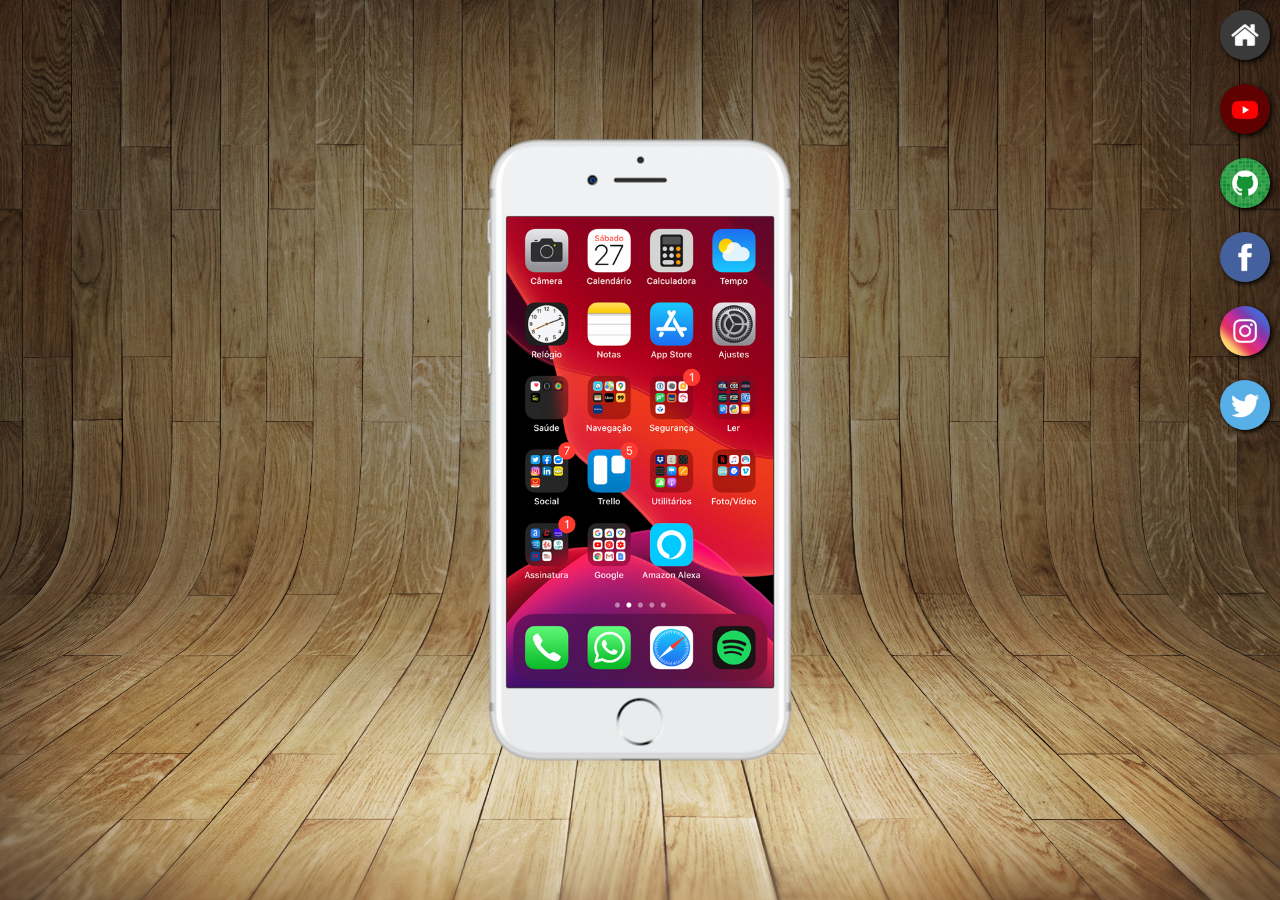
<file: index.html>
<!DOCTYPE html>
<html lang="pr-br">
<head>
    <meta charset="UTF-8">
    <meta name="viewport" content="width=device-width, initial-scale=1.0">

   <link rel="shortcut icon" href="favicon.ico" type="image/x-icon">

   <link rel="stylesheet" href="estilos/style.css">

    <title>Projeto Redes Sociais</title>
</head>
<body>
    <main>
        <section id="telefone">
          <iframe src="pagina-inicial.html"  name="tela" id="tela" frameborder="0">
            Seu Navegador não é compativel com isso!! 
          </iframe>
        </section>

        
        <section id="redes-sociais">
            <a href="pagina-inicial.html" target="tela"> <img src="imagens/logo-home.jpg" alt="Home"></a> <br>
            <a href="teladoyoutube.html" target="tela"> <img src="imagens/logo-youtube.jpg" alt="YouTube"></a>  <br>
            <a href="git.html" target="tela"> <img src="imagens/logo-github.jpg" alt="GitHub"></a> <br>
            <a href="facebook.html" target="tela"> <img src="imagens/logo-facebook.jpg" alt="Facebook"></a> <br>
            <a href="instagran.html" target="tela"><img src="imagens/logo-instagram.jpg" alt="instagram"></a> <br>
            <a href="twiter.html" target="tela"> <img src="imagens/logo-twitter.jpg" alt="twittwer"></a> 

        </section>
    </main>
    
</body>
</html>
</file>
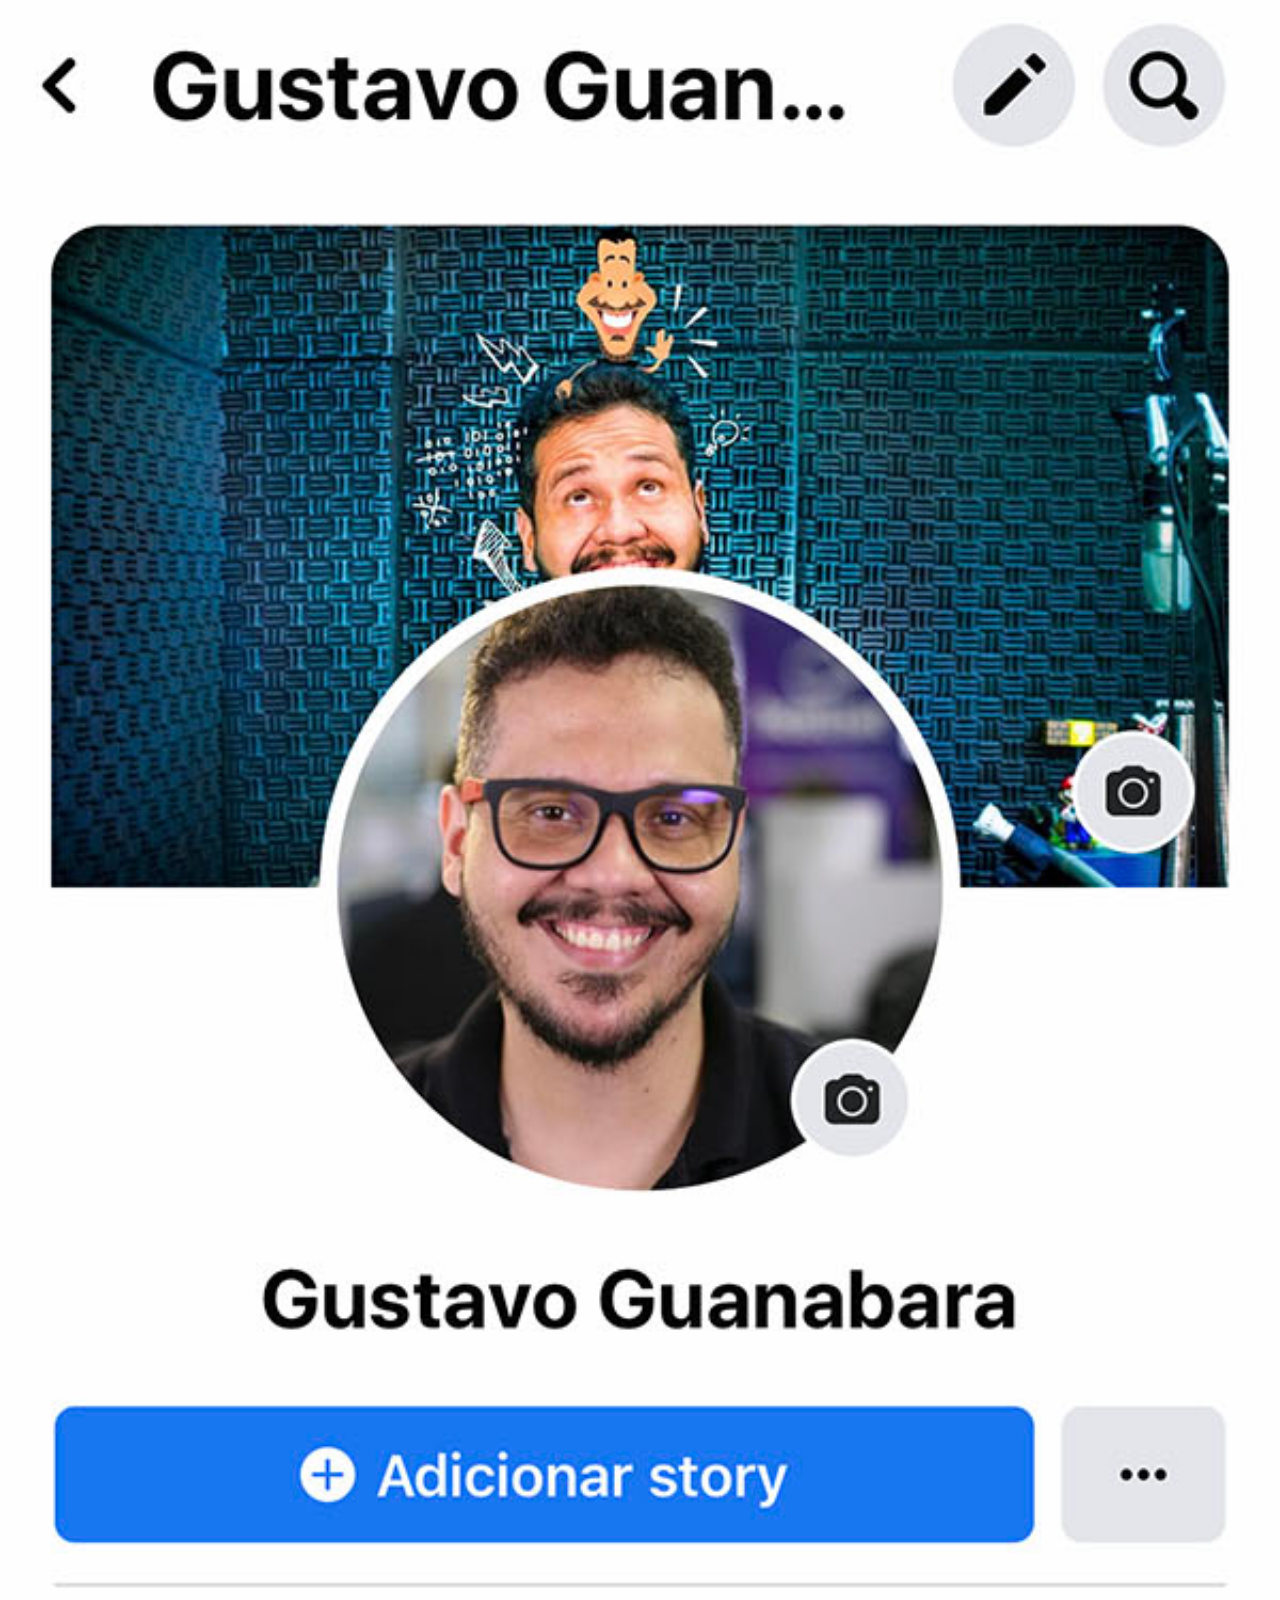
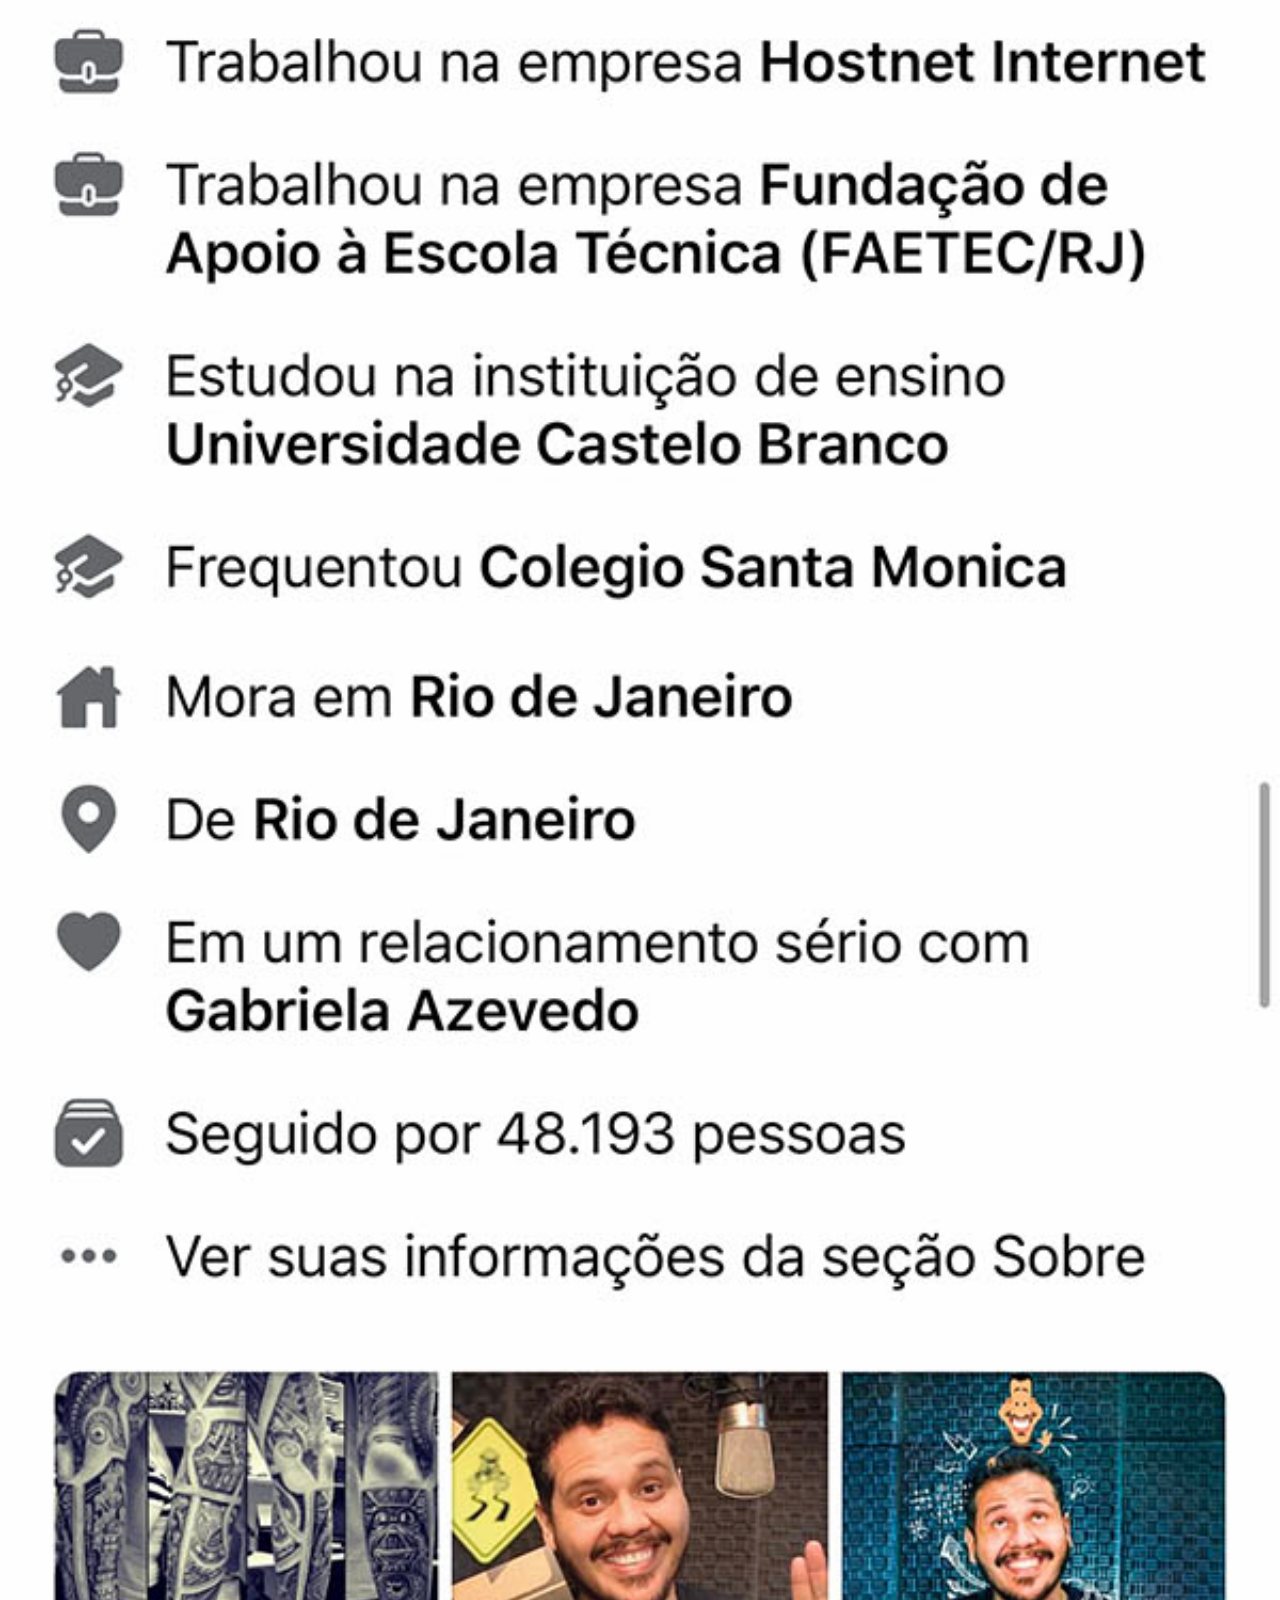
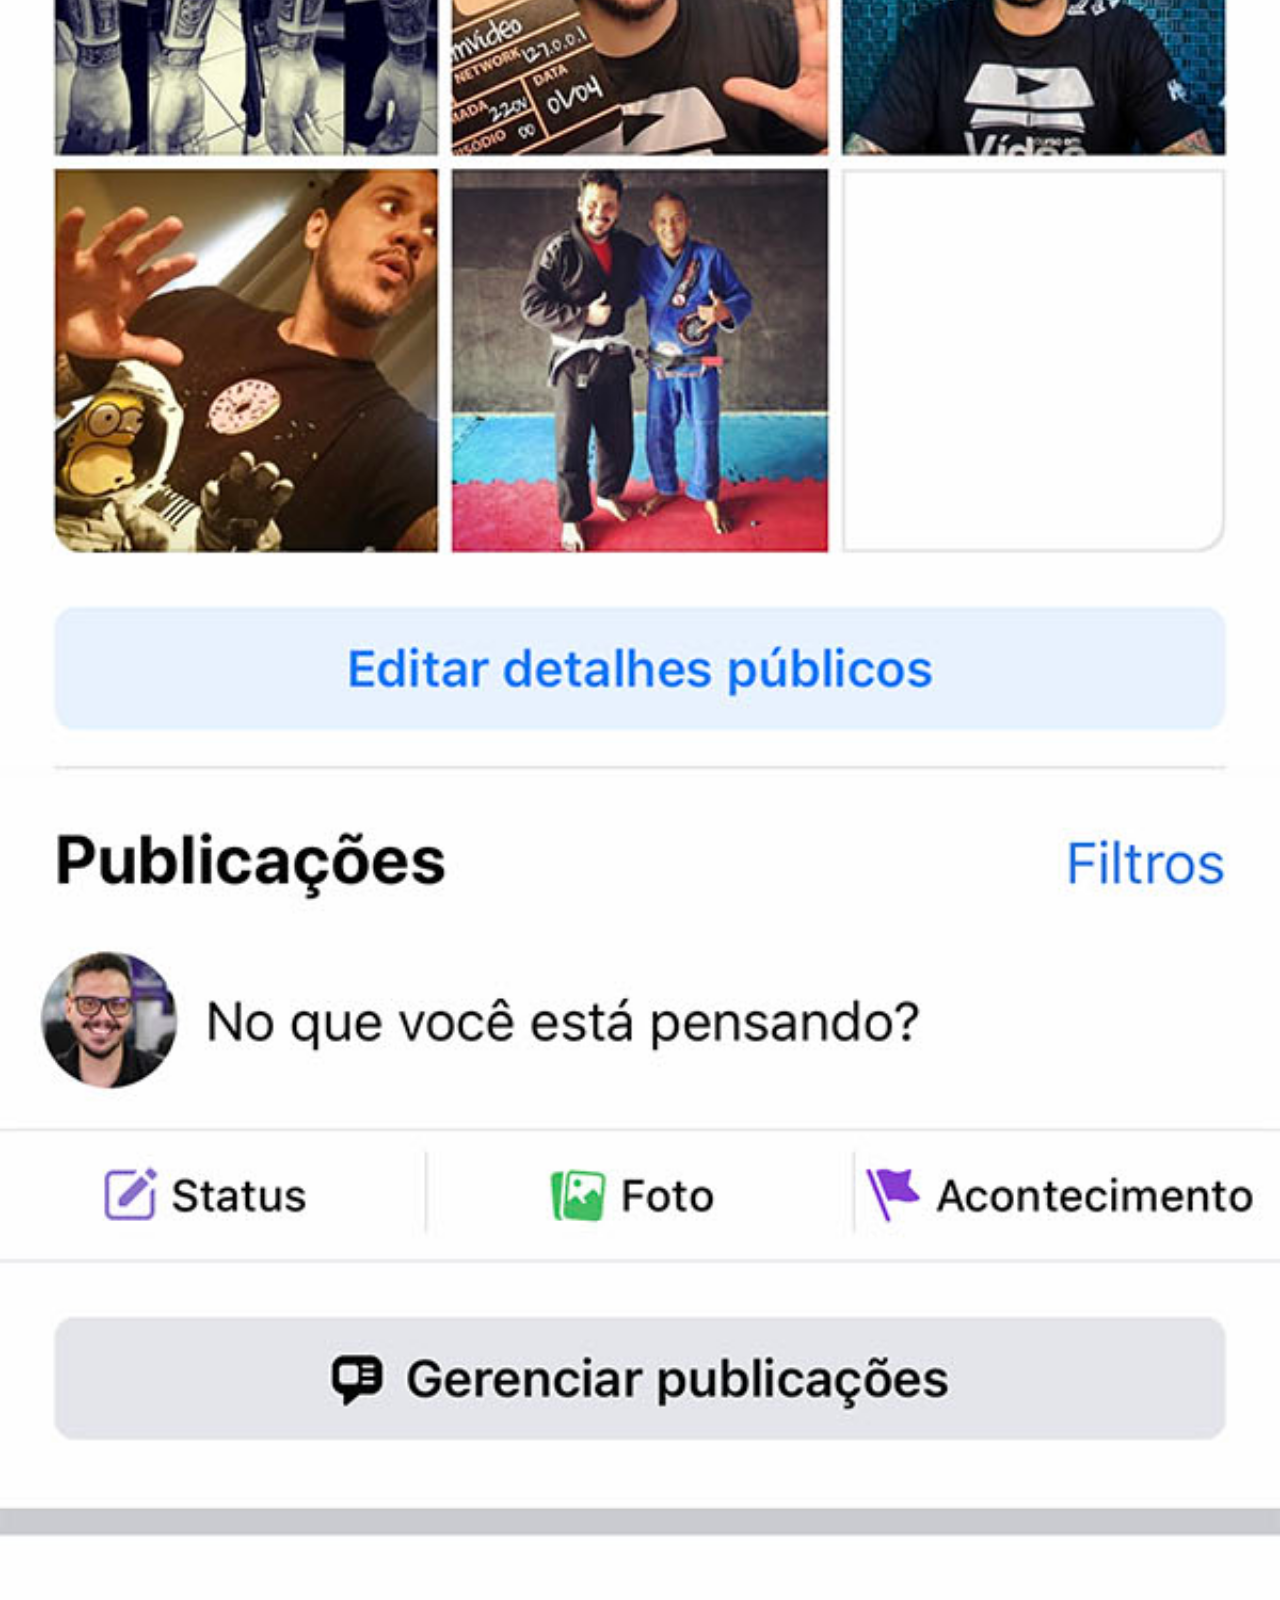
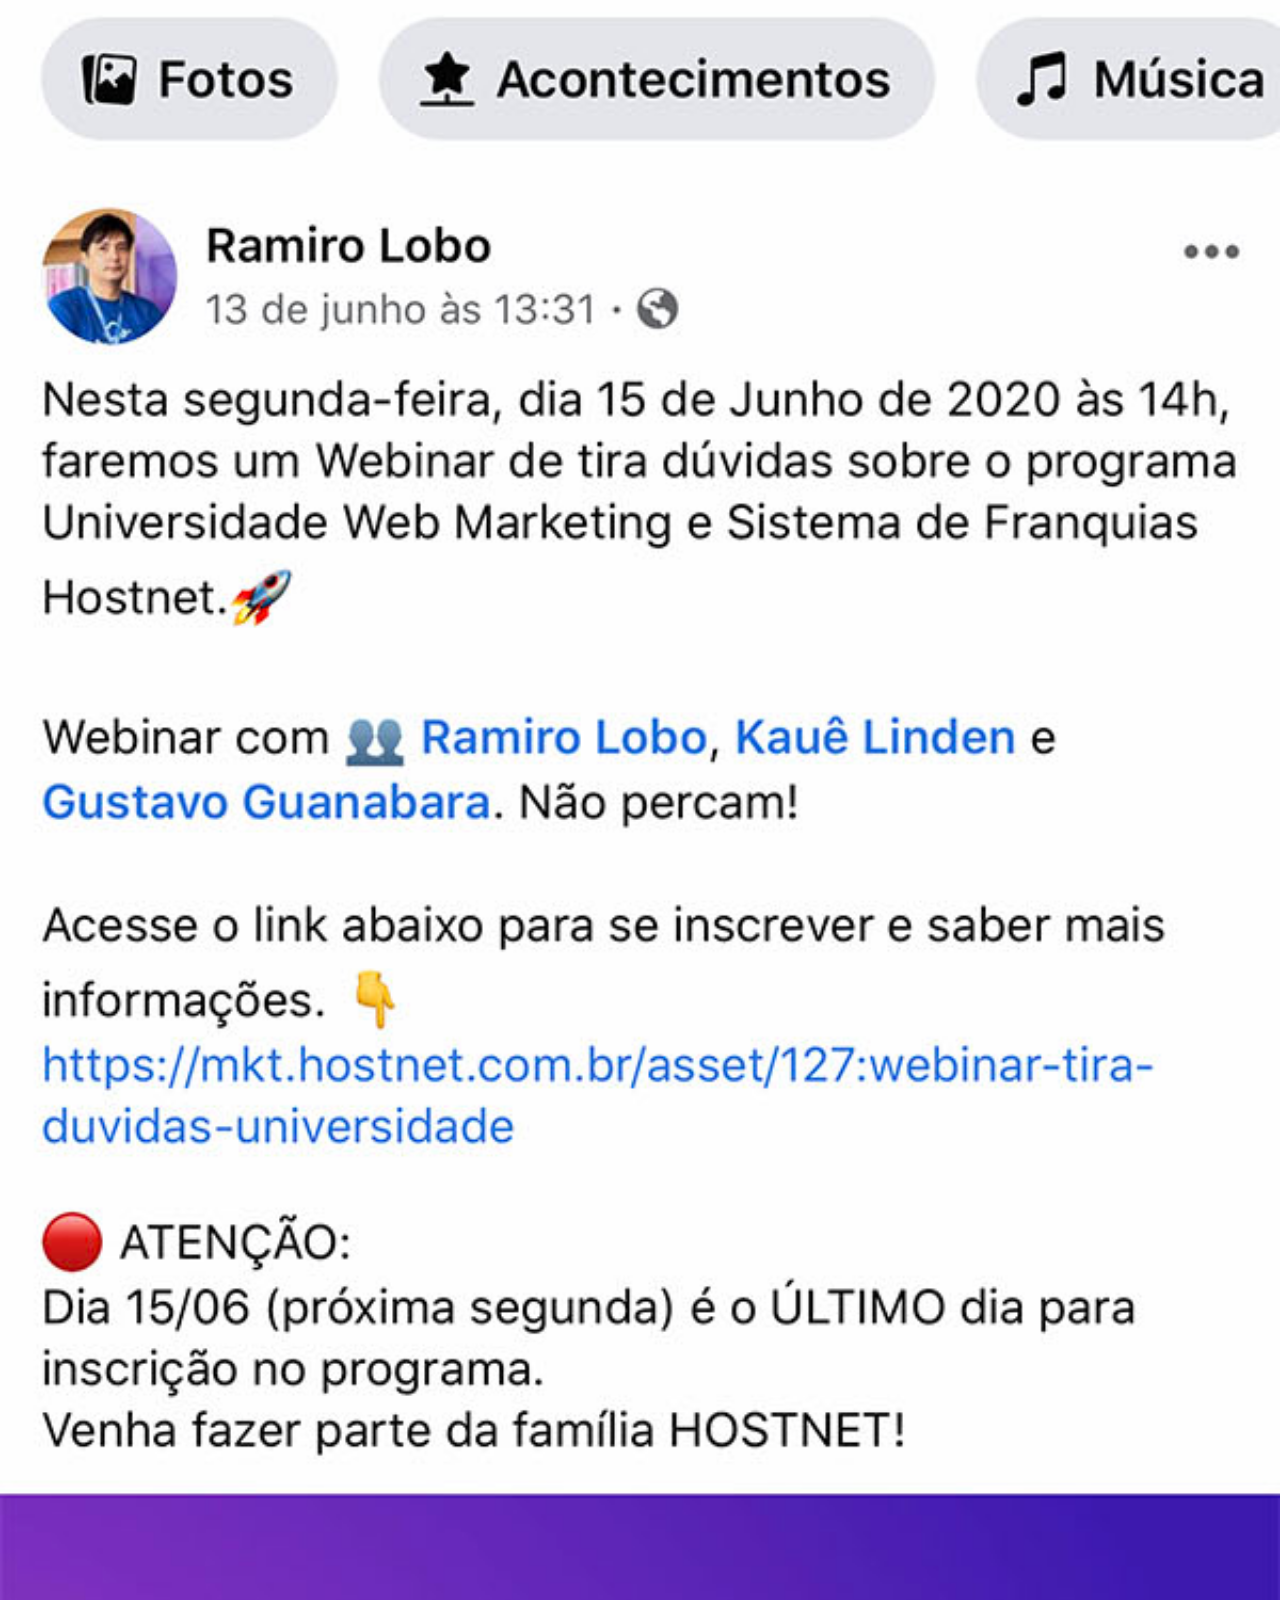
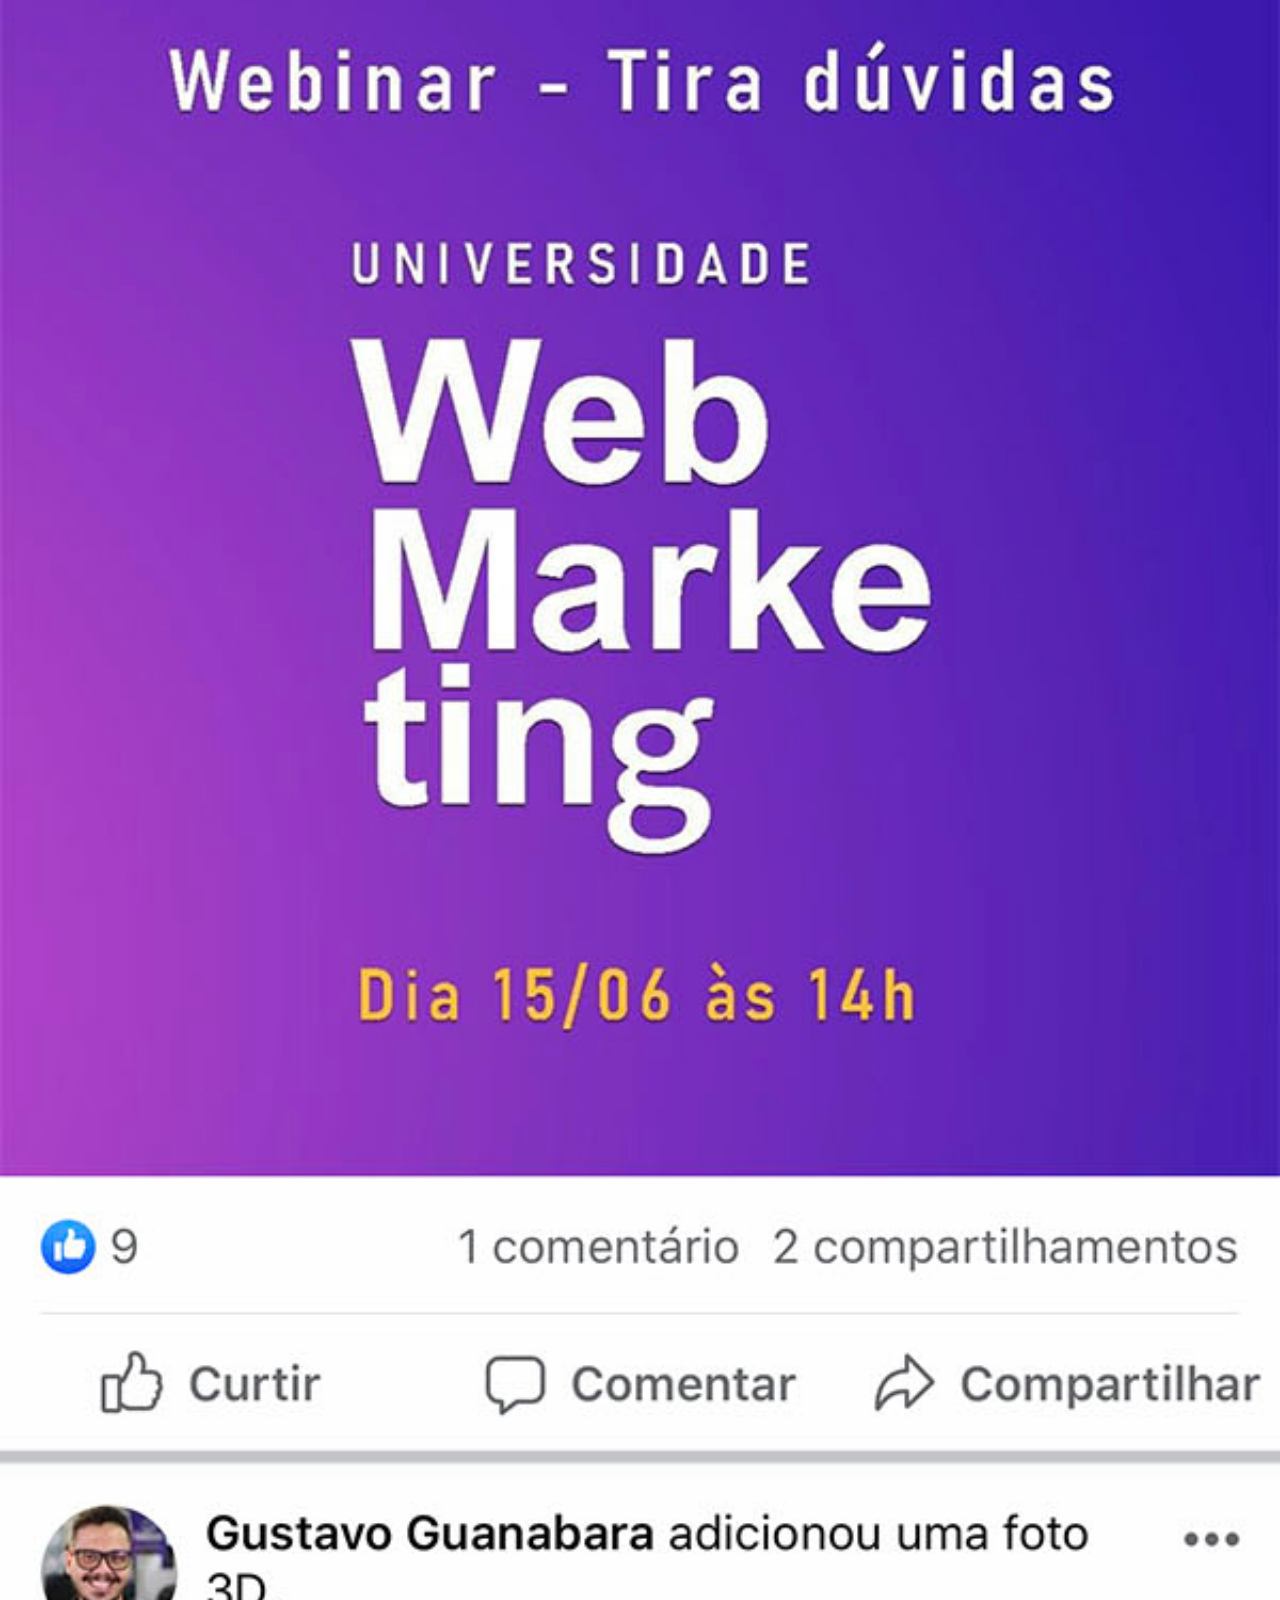
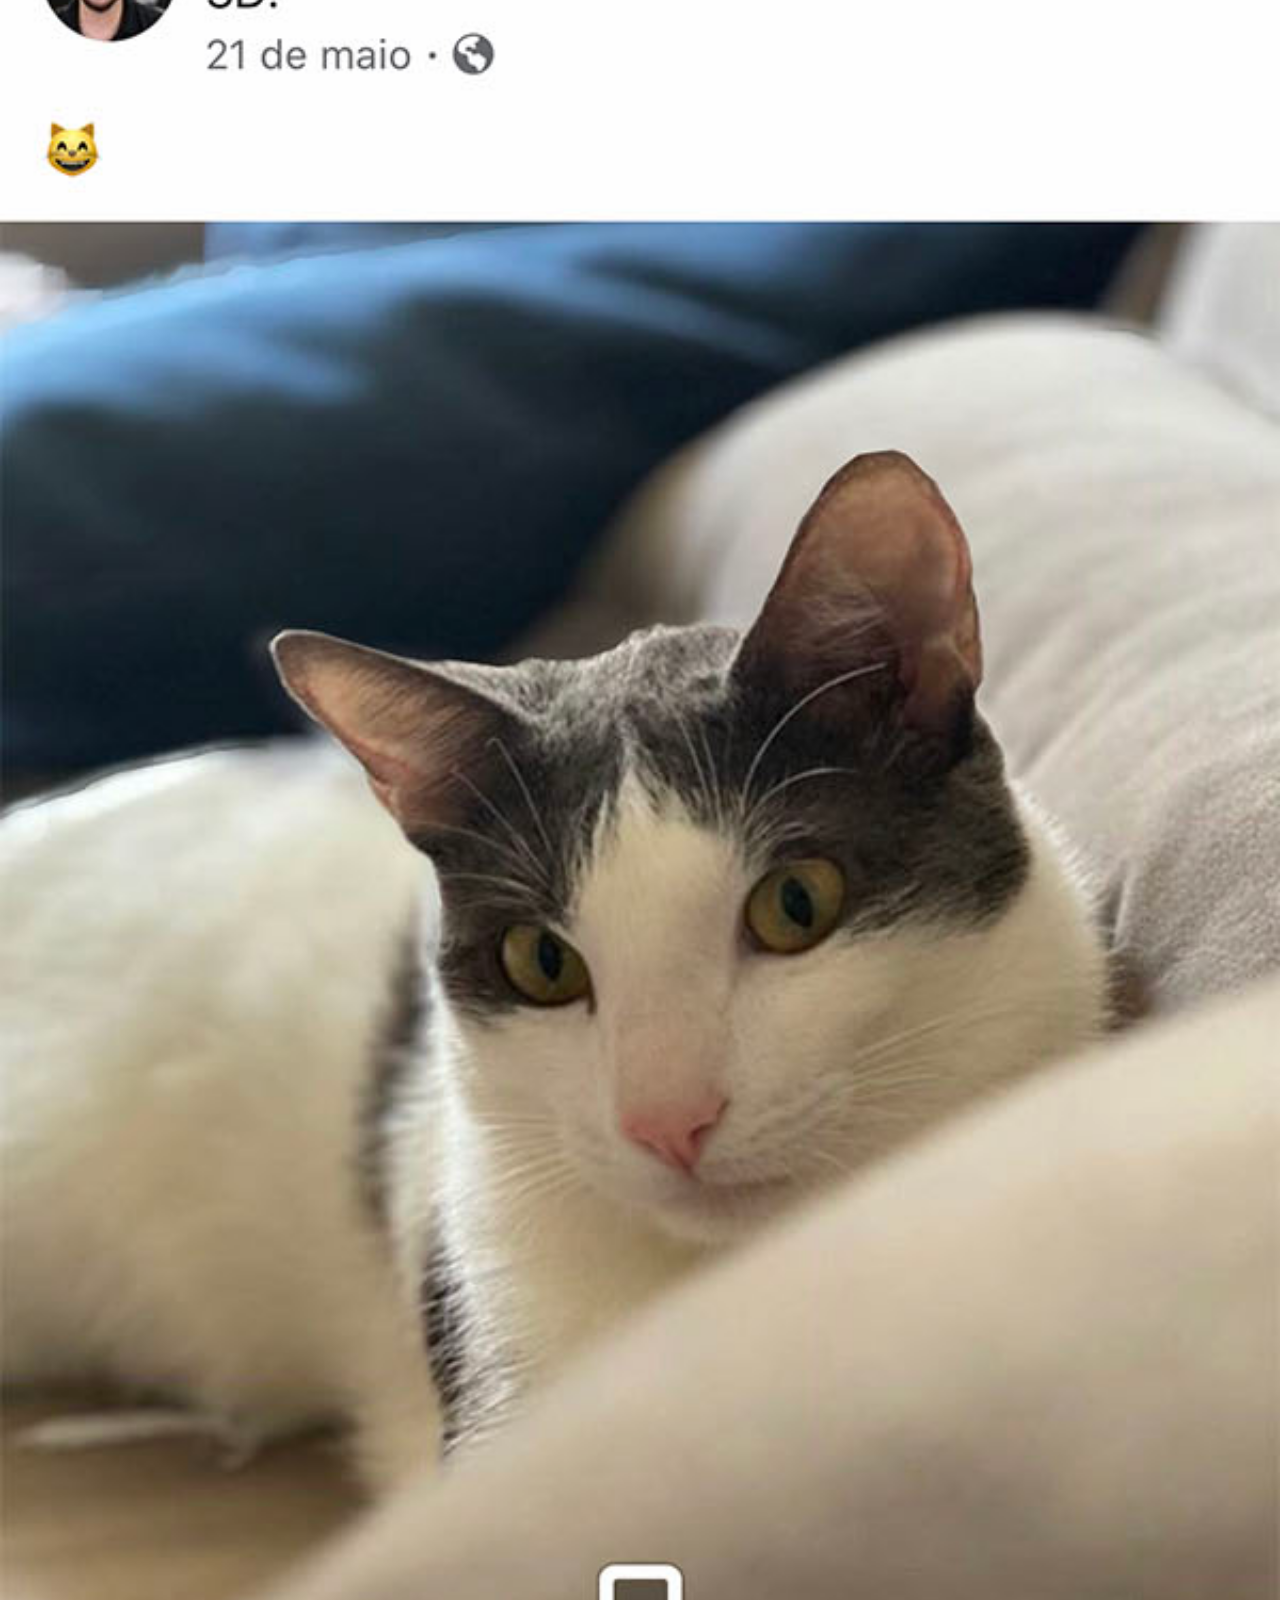
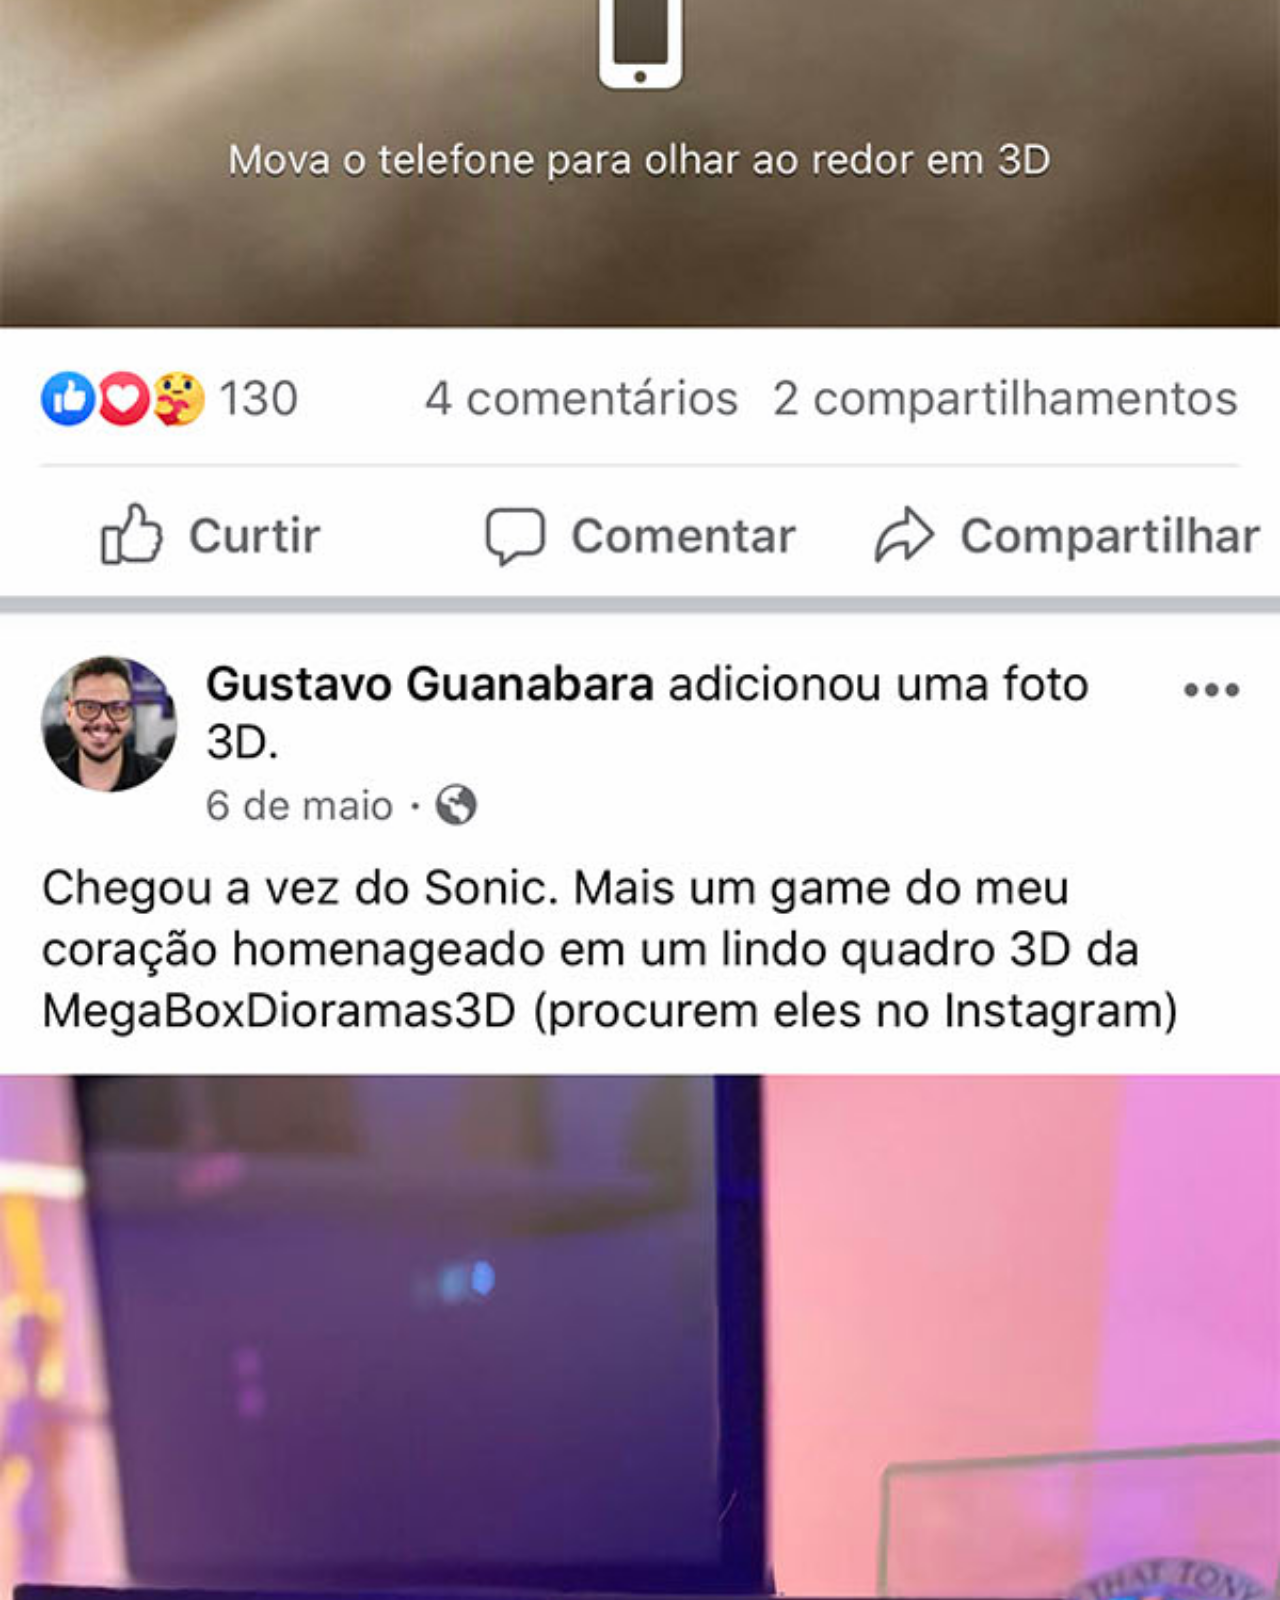
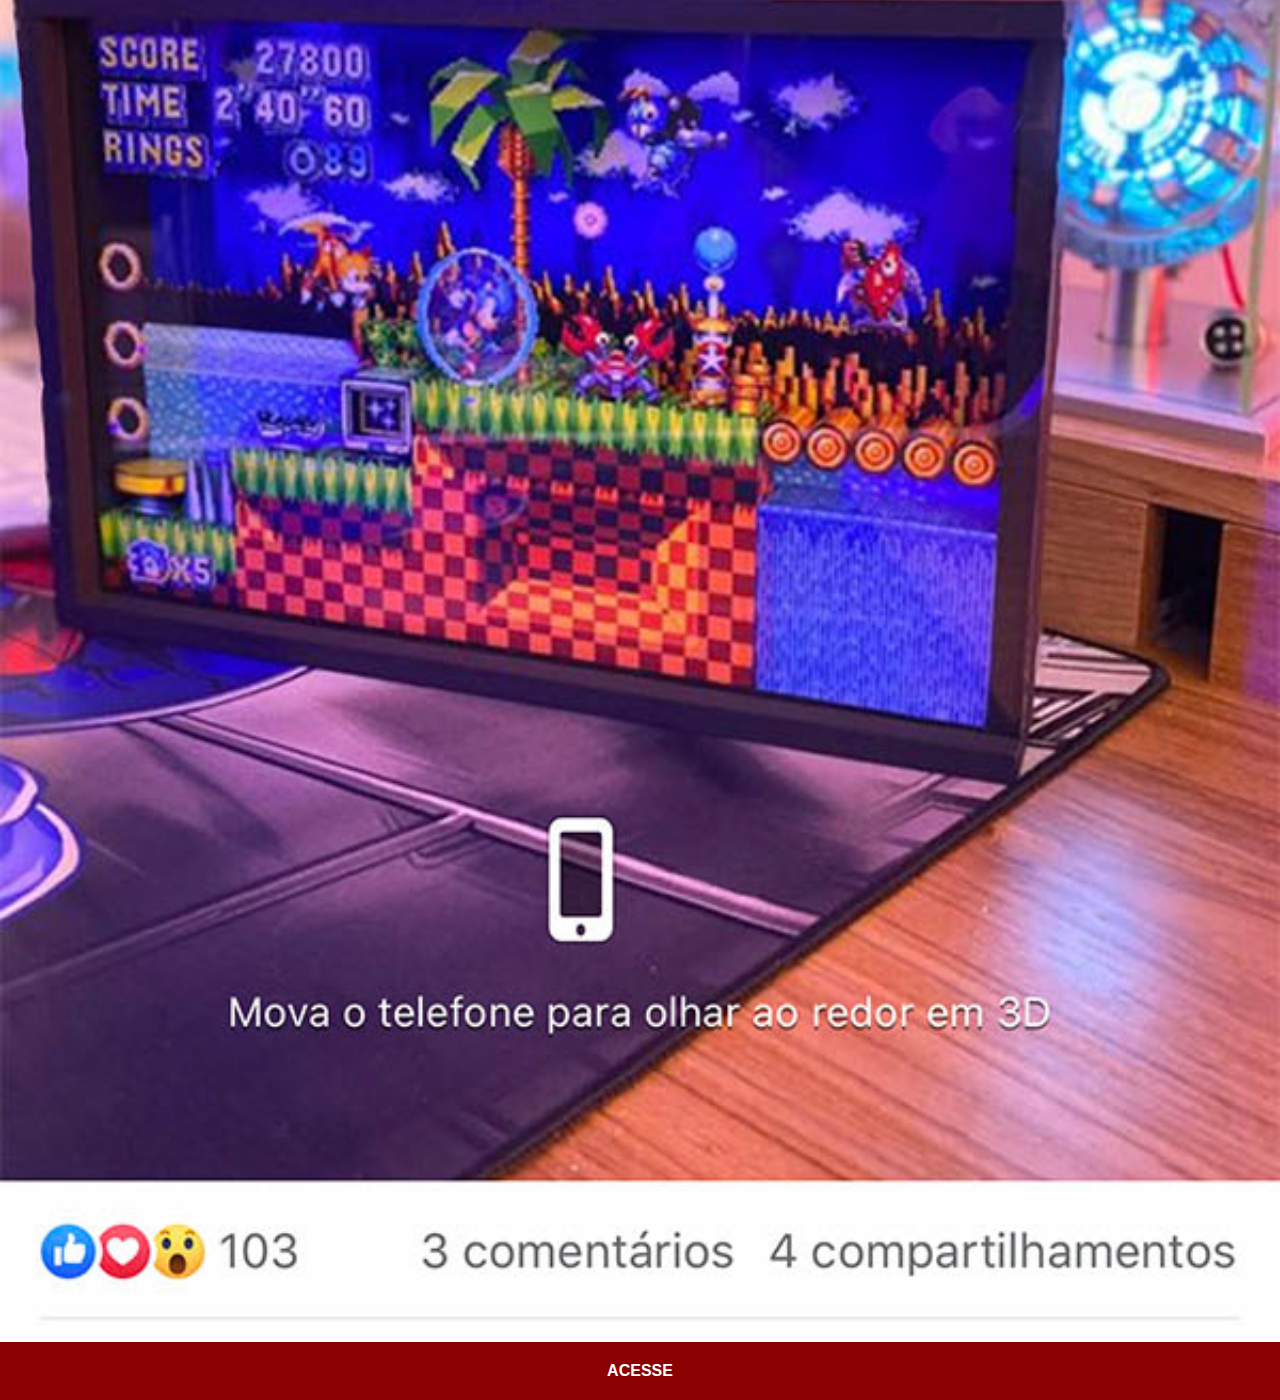
<file: facebook.html>
<!DOCTYPE html>
<html lang="pt-br">
<head>
    <meta charset="UTF-8">
    <meta name="viewport" content="width=device-width, initial-scale=1.0">
    <title>Facebook</title>

    <link rel="stylesheet" href="estilos02/style.css">

</head>
<body>
    <img src="imagens/tela-facebook.jpg" alt="facebook">
    <a href="https://www.facebook.com/campaign/landing.php?&campaign_id=1661784632&extra_1=s%7Cc%7C513440386732%7Ce%7Cfacebook%7C&placement=&creative=513440386732&keyword=facebook&partner_id=googlesem&extra_2=campaignid%3D1661784632%26adgroupid%3D63686352403%26matchtype%3De%26network%3Dg%26source%3Dnotmobile%26search_or_content%3Ds%26device%3Dc%26devicemodel%3D%26adposition%3D%26target%3D%26targetid%3Dkwd-541132862%26loc_physical_ms%3D9198255%26loc_interest_ms%3D%26feeditemid%3D%26param1%3D%26param2%3D&gad_source=1&gclid=Cj0KCQiAy8K8BhCZARIsAKJ8sfQ0SeD2E_KYOP9BEnSxZ7XU1UUQ25uzfDc2SdwYDD3mc31zEzRj430aAmINEALw_wcB" target="_blank">ACESSE</a>

    
</body>
</html>
</file>
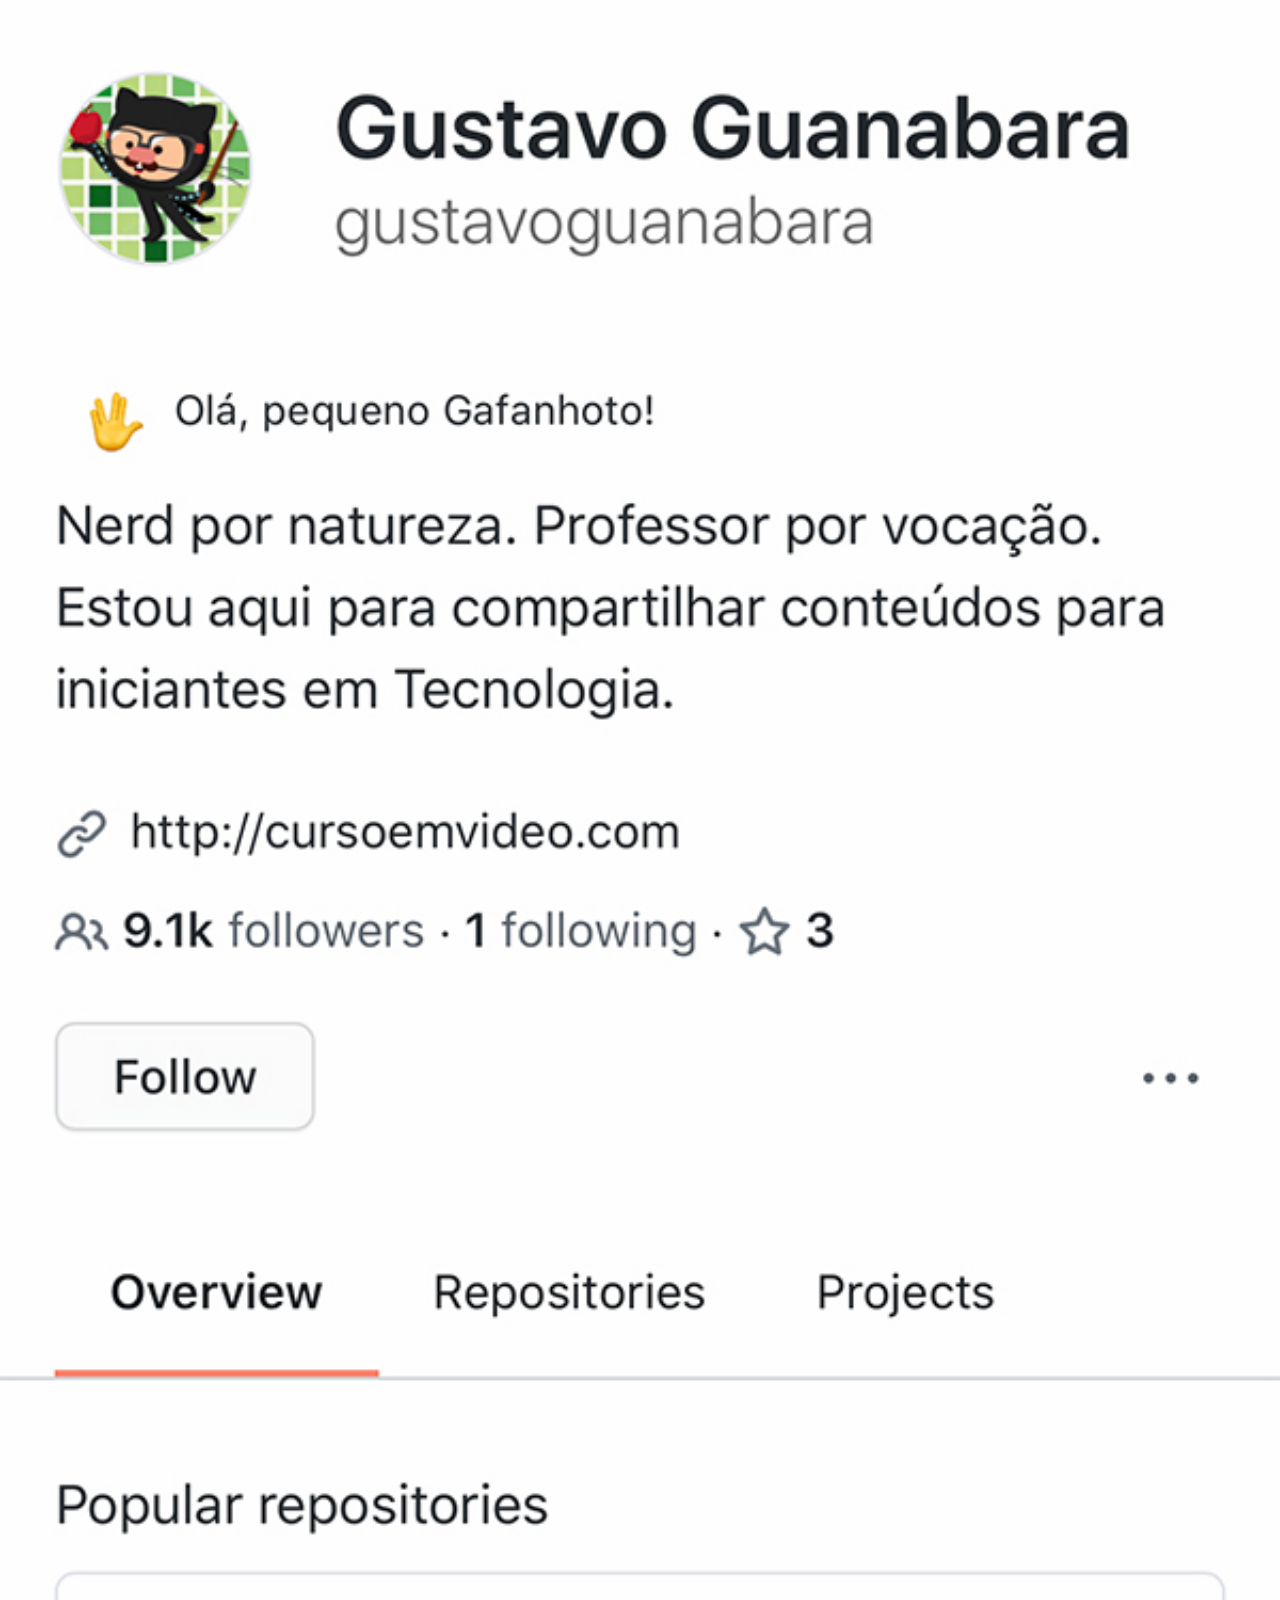
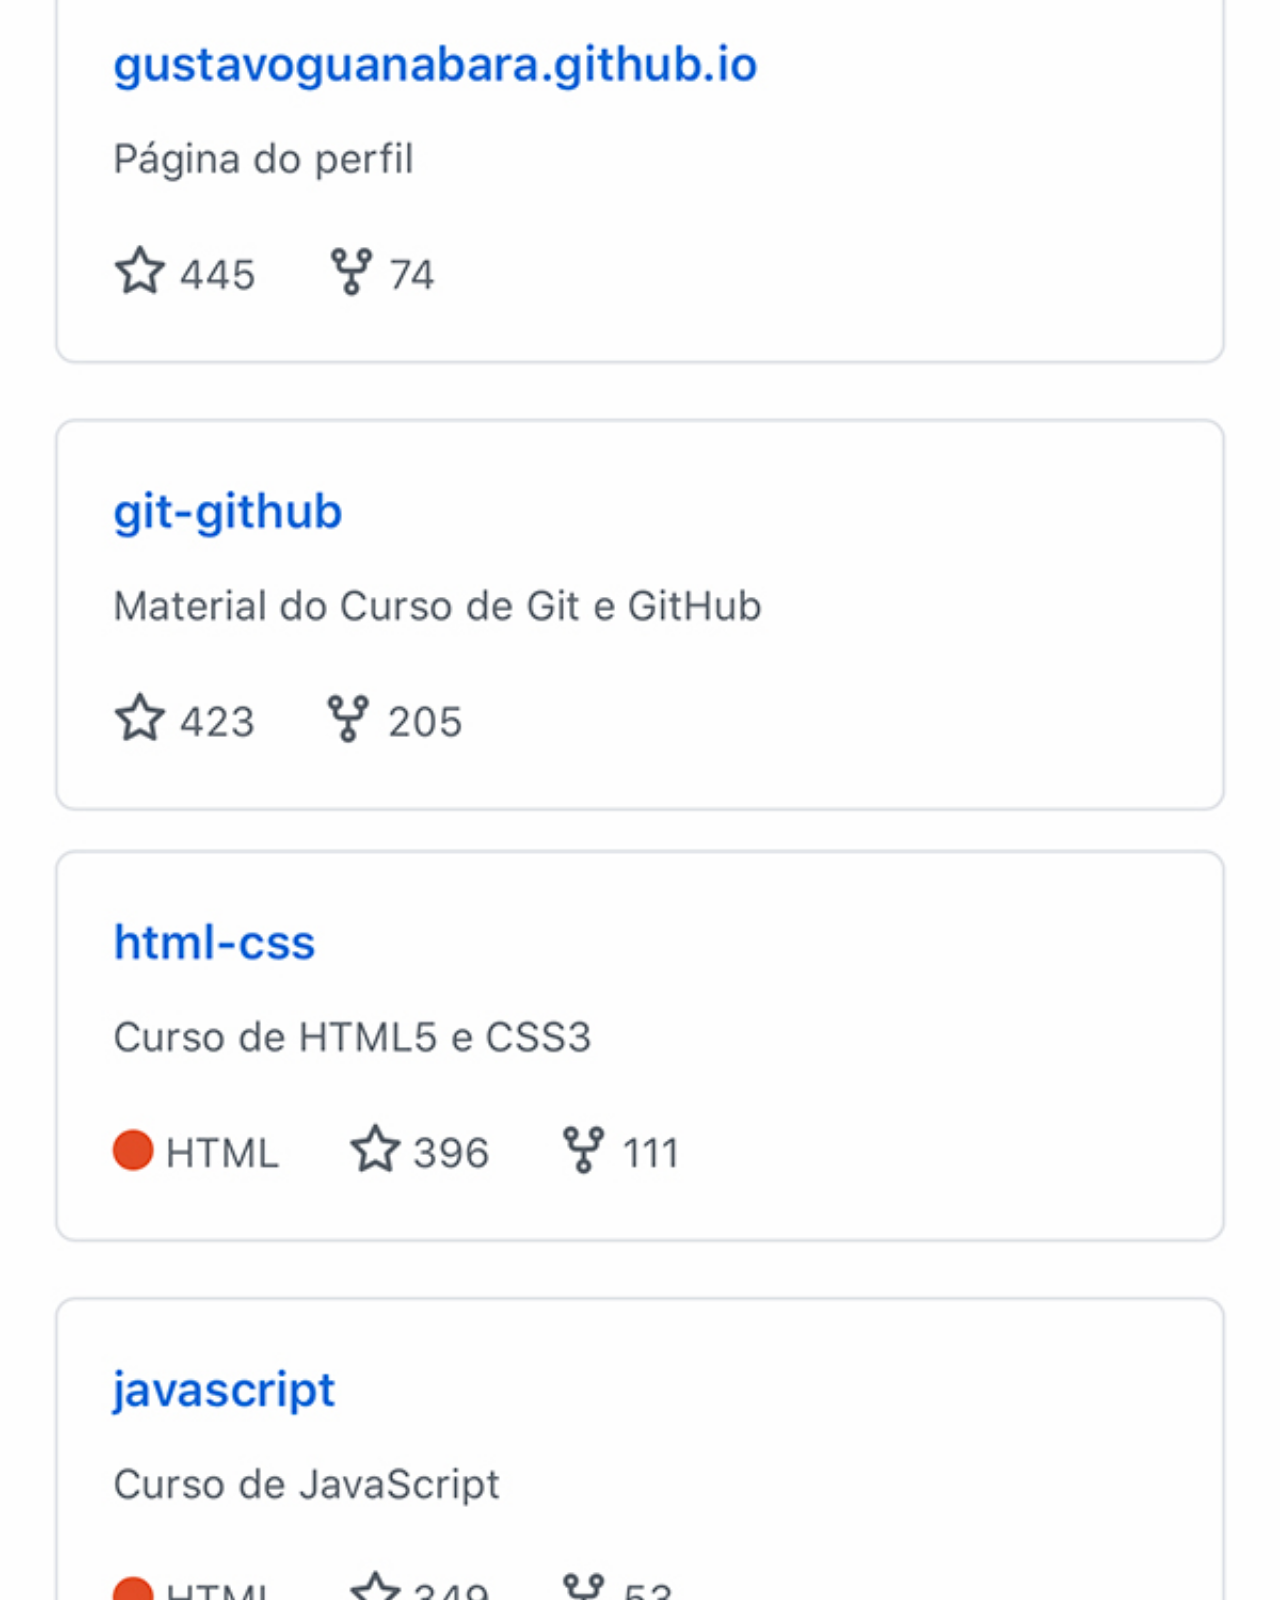
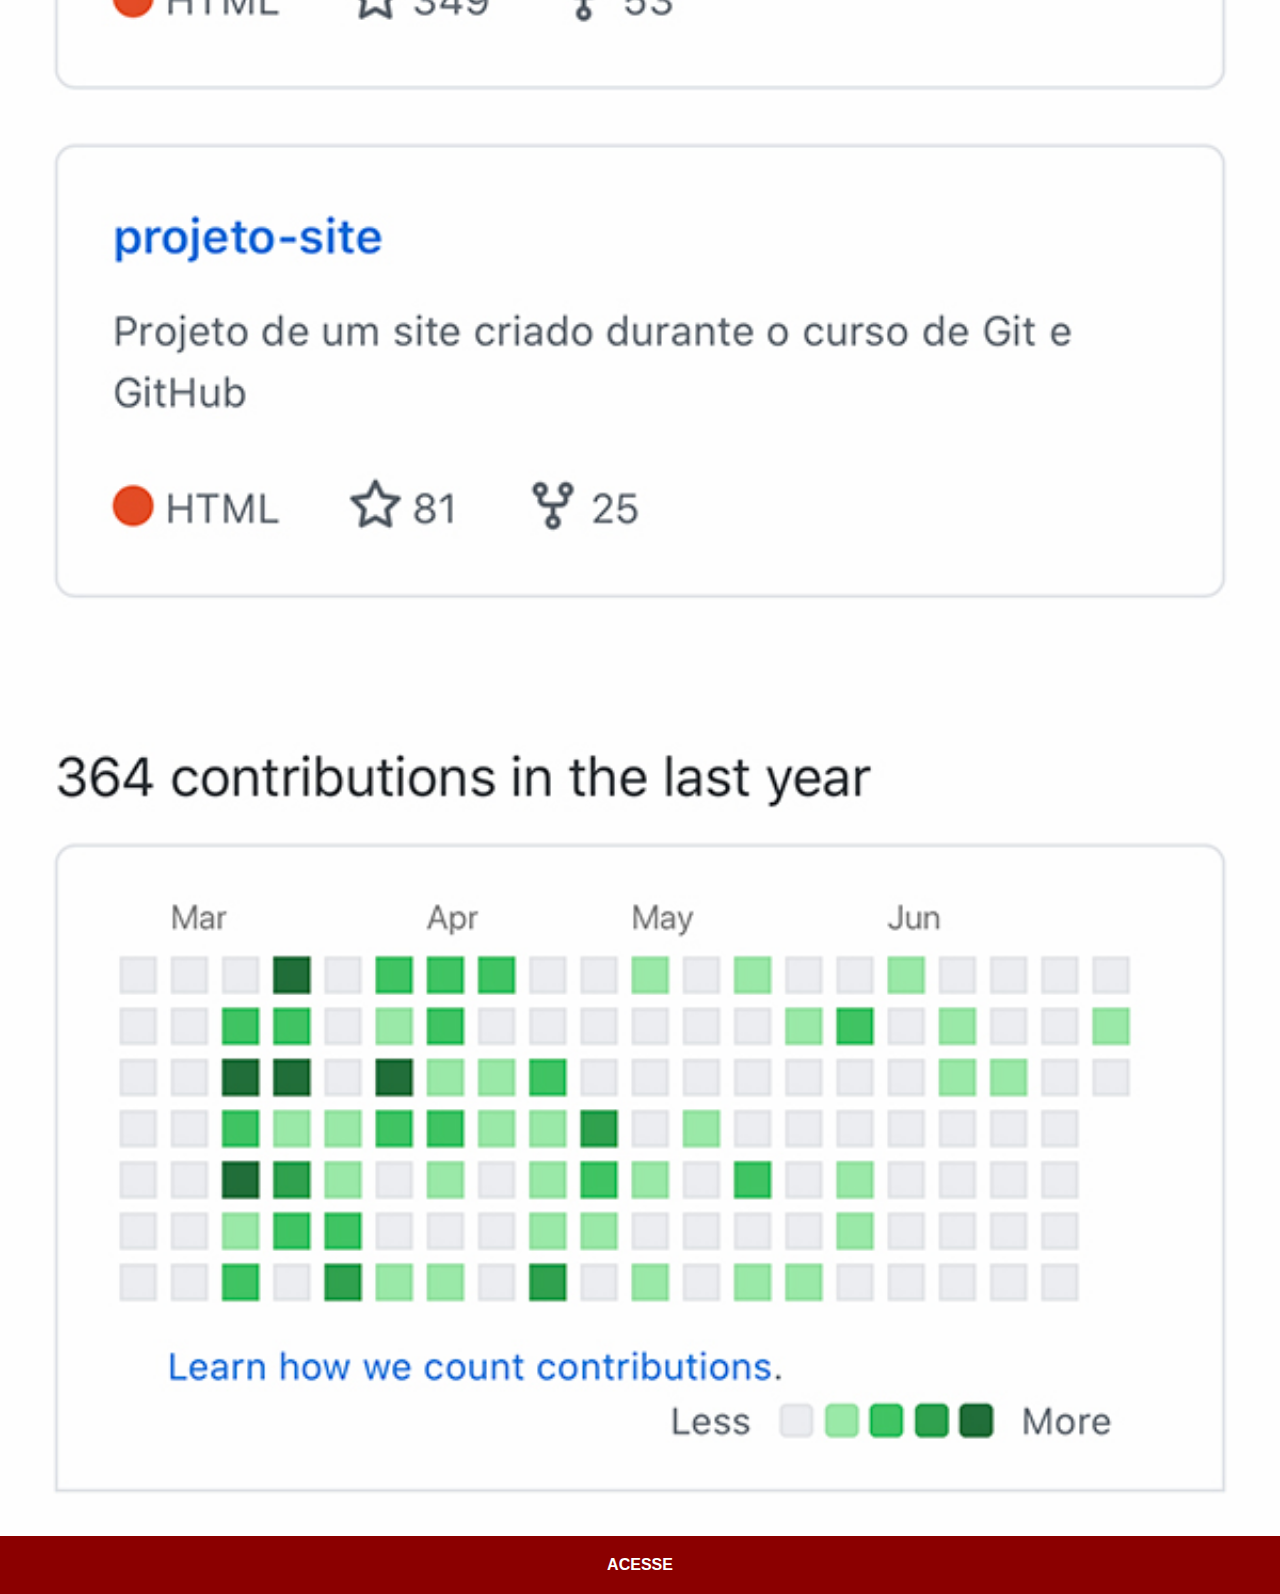
<file: git.html>
<!DOCTYPE html>
<html lang="pt-br">
<head>
    <meta charset="UTF-8">
    <meta name="viewport" content="width=device-width, initial-scale=1.0">
    <title>GitHub</title>

    <link rel="stylesheet" href="estilos02/style.css">

</head>
<body>

    <img src="imagens/tela-github.jpg" alt="GitHub">
    <a href="https://github.com/SamuelGrande-10" target="_blank">ACESSE</a>
    
</body>
</html>
</file>
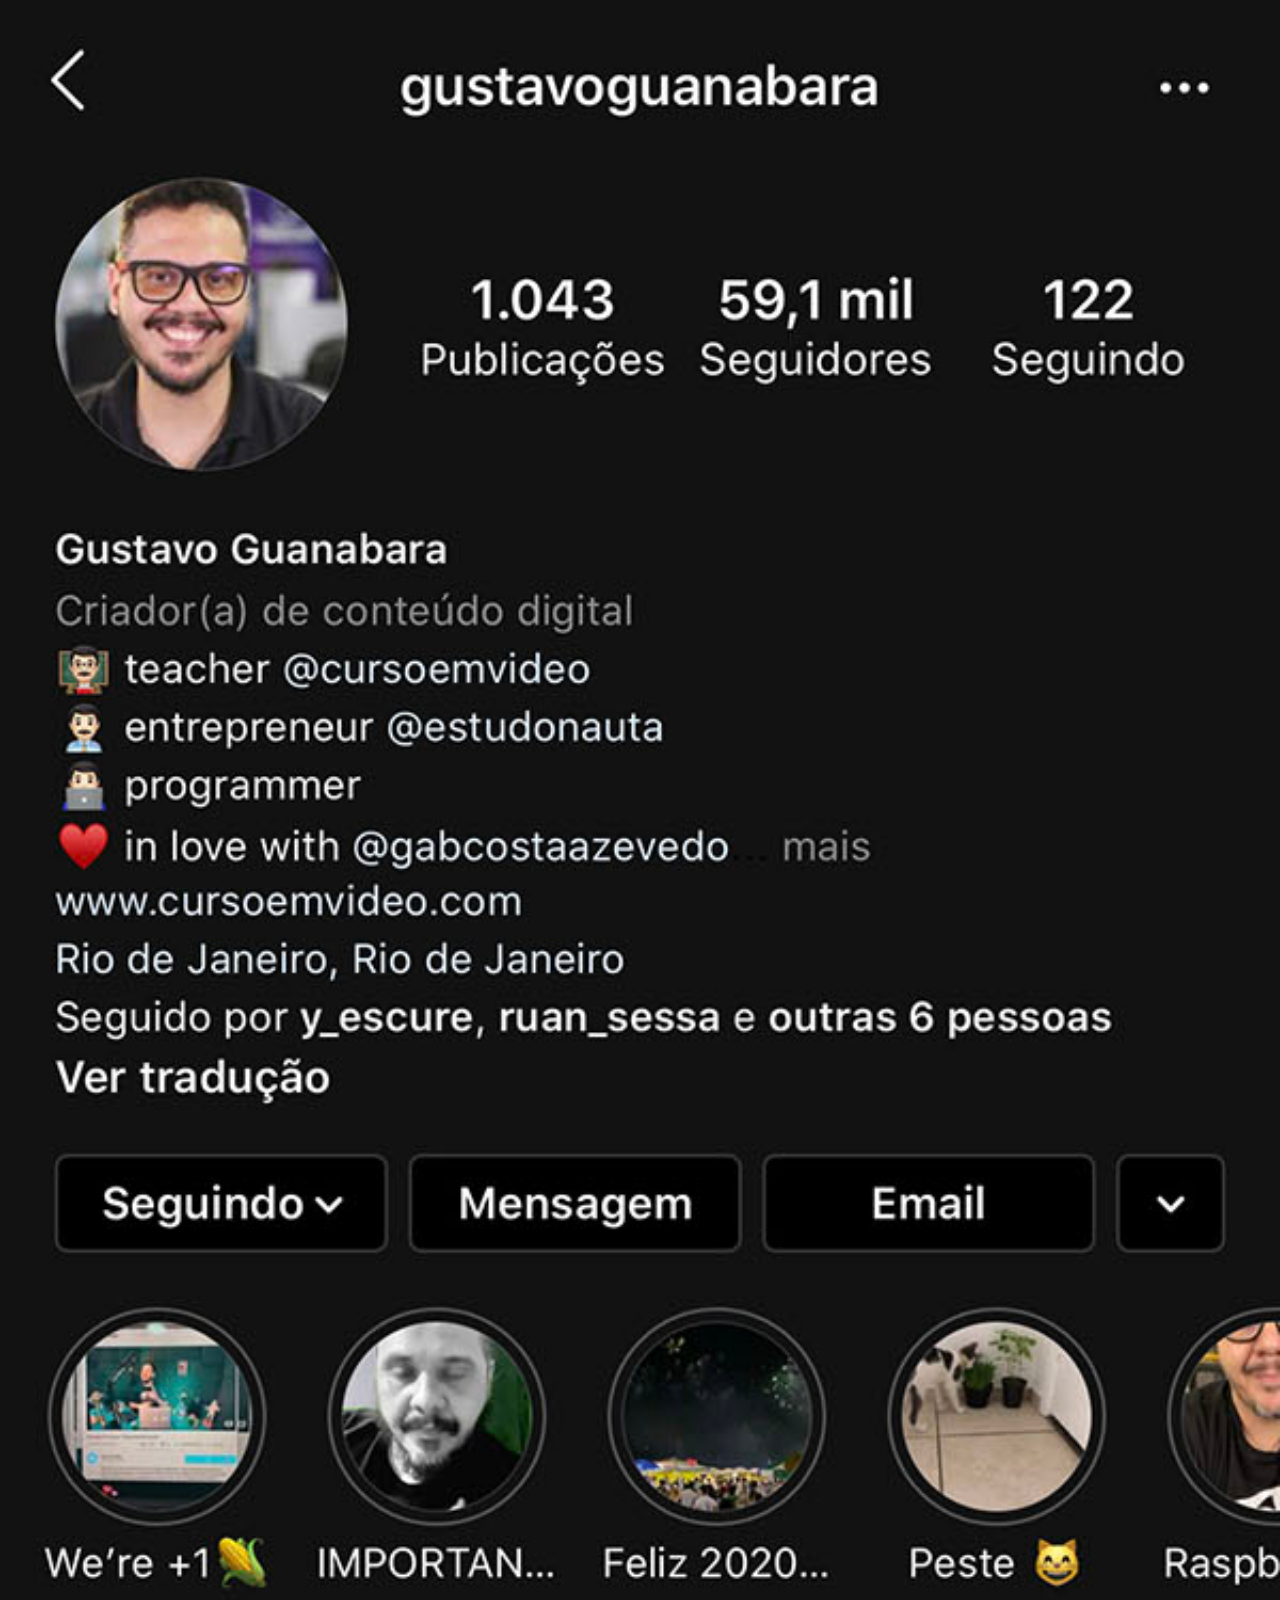
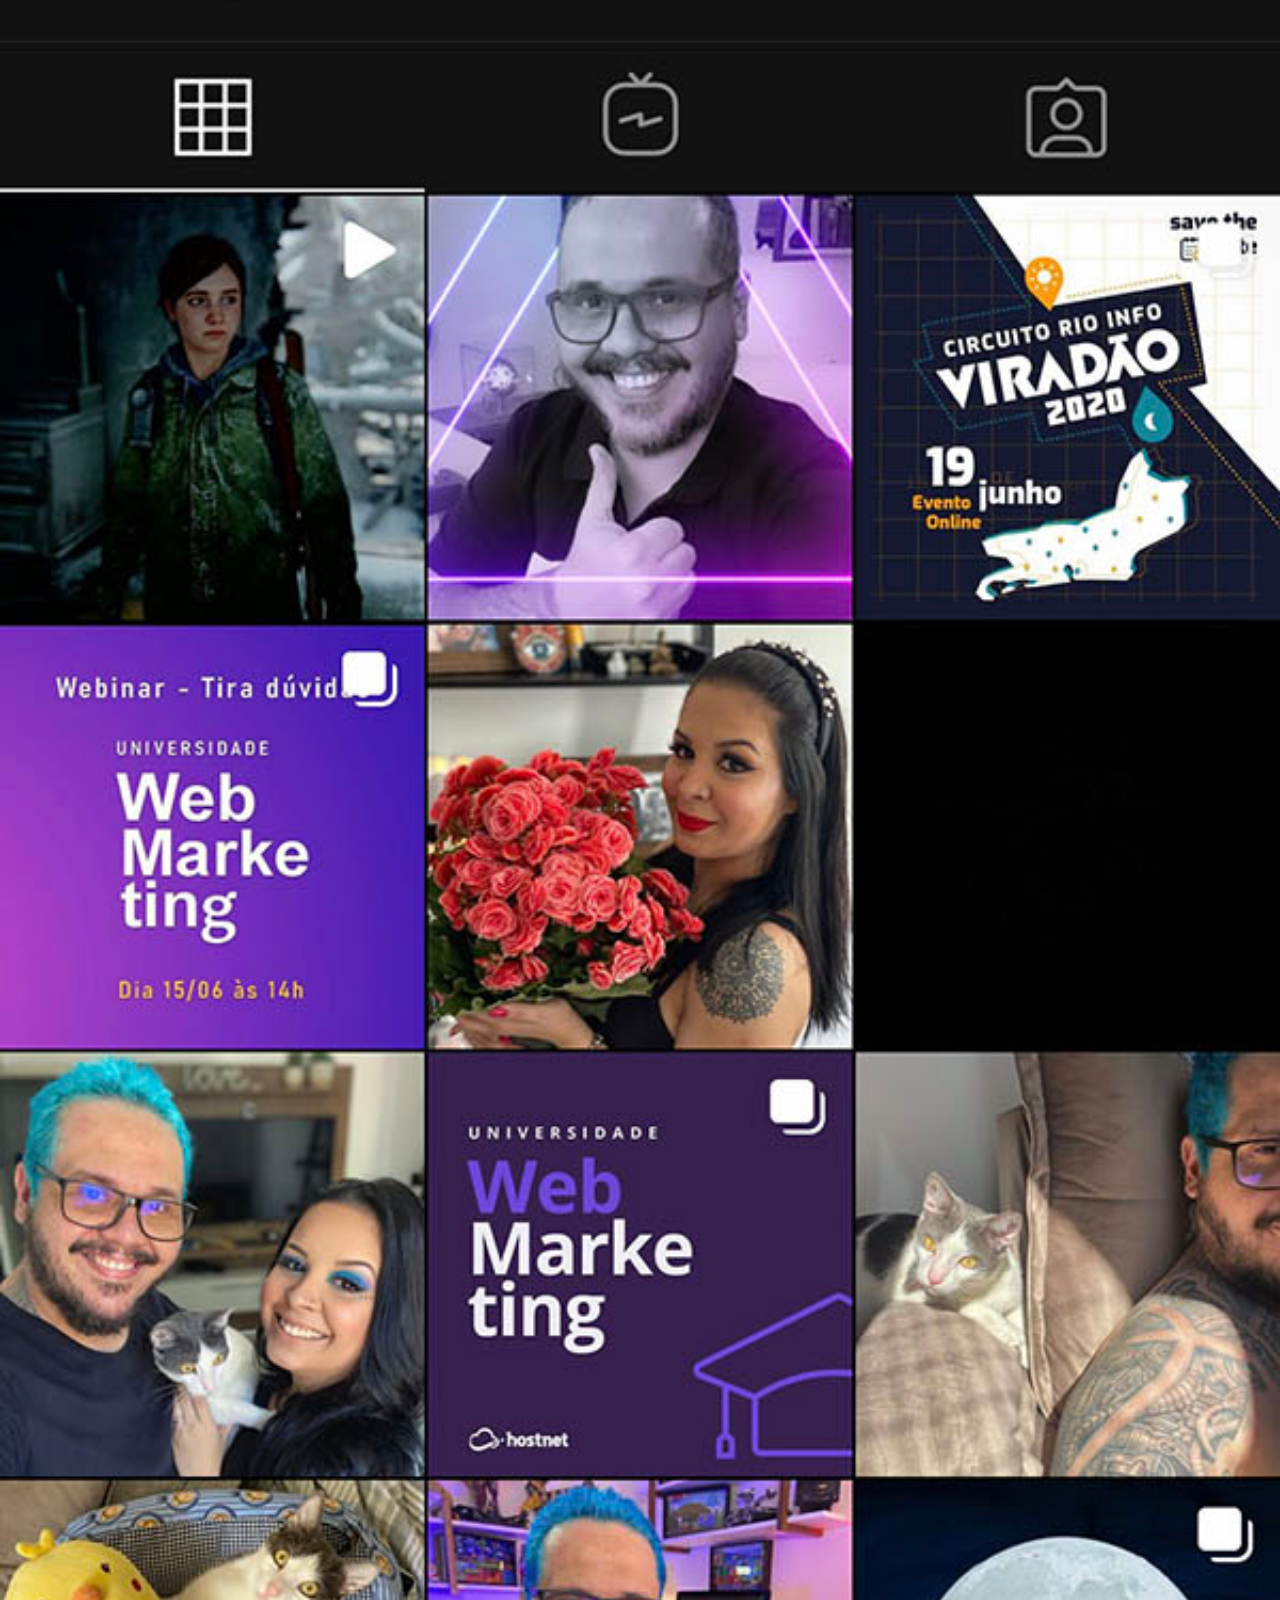
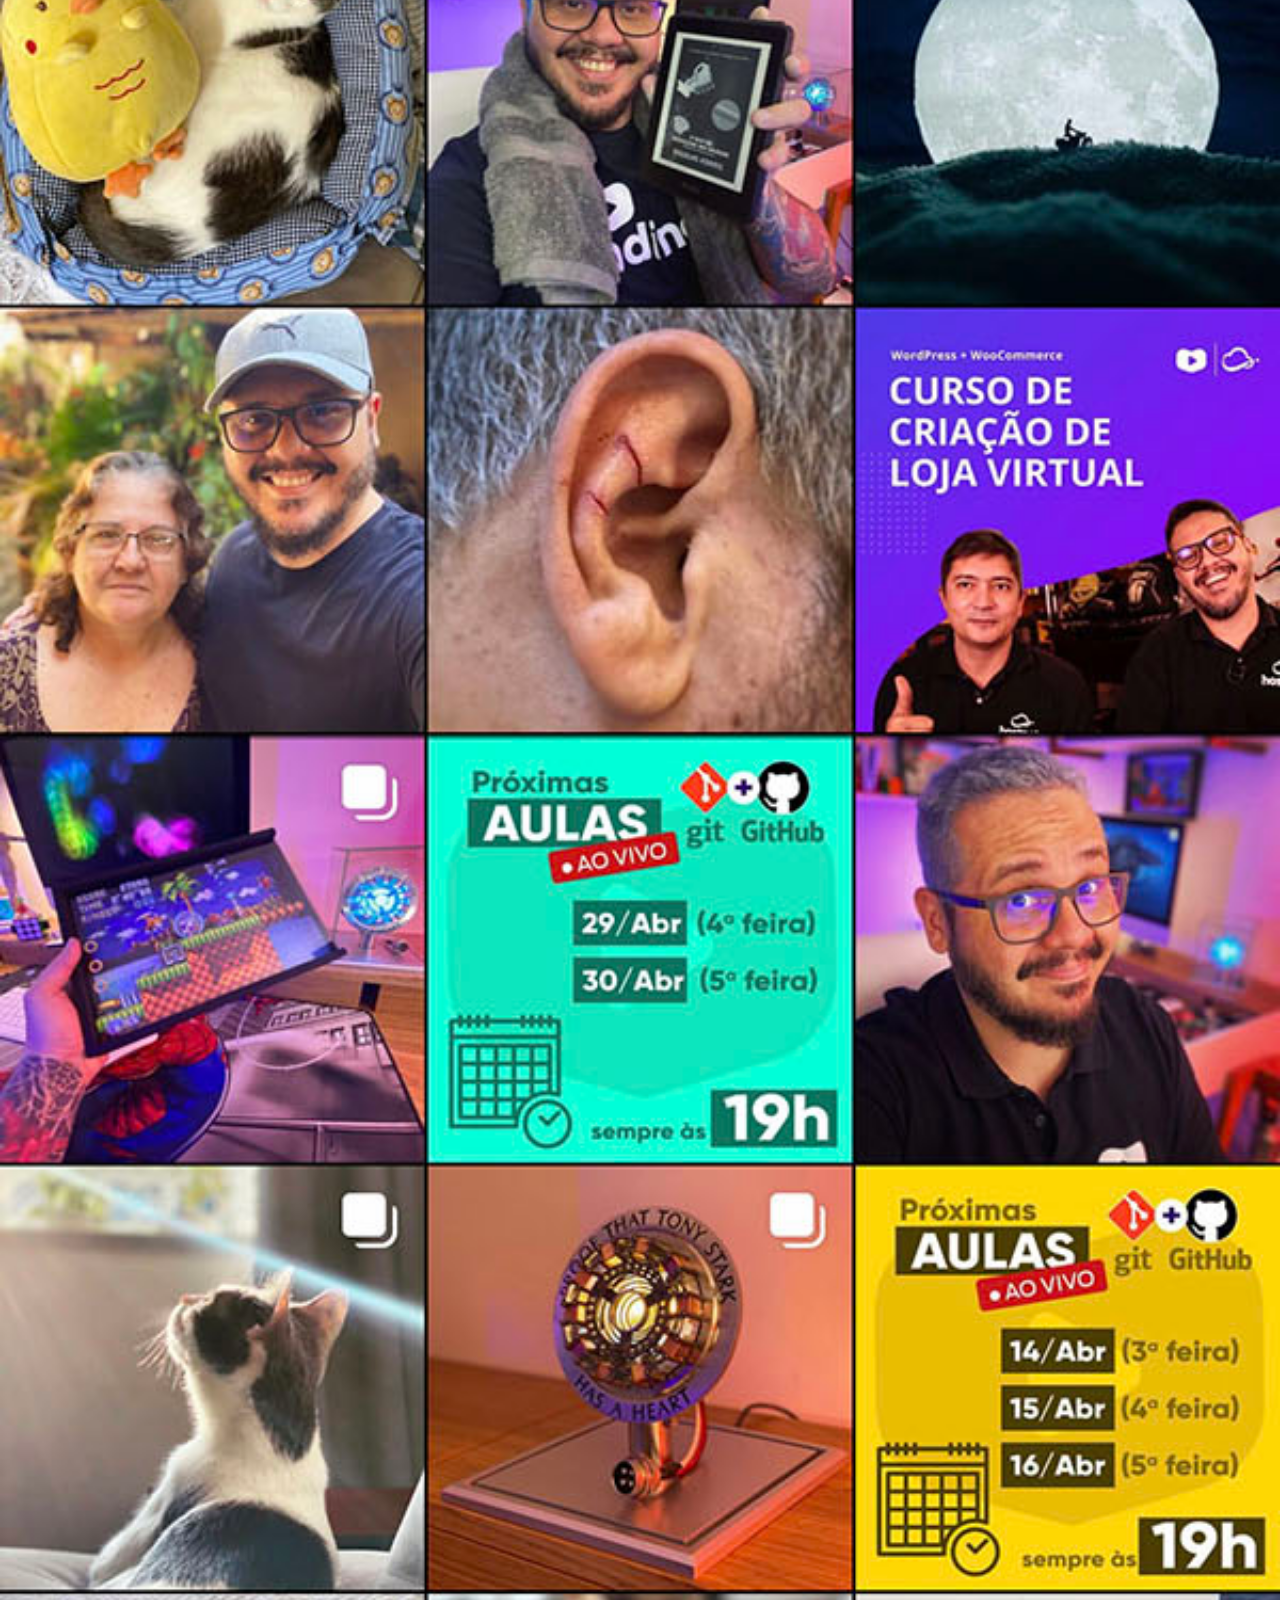
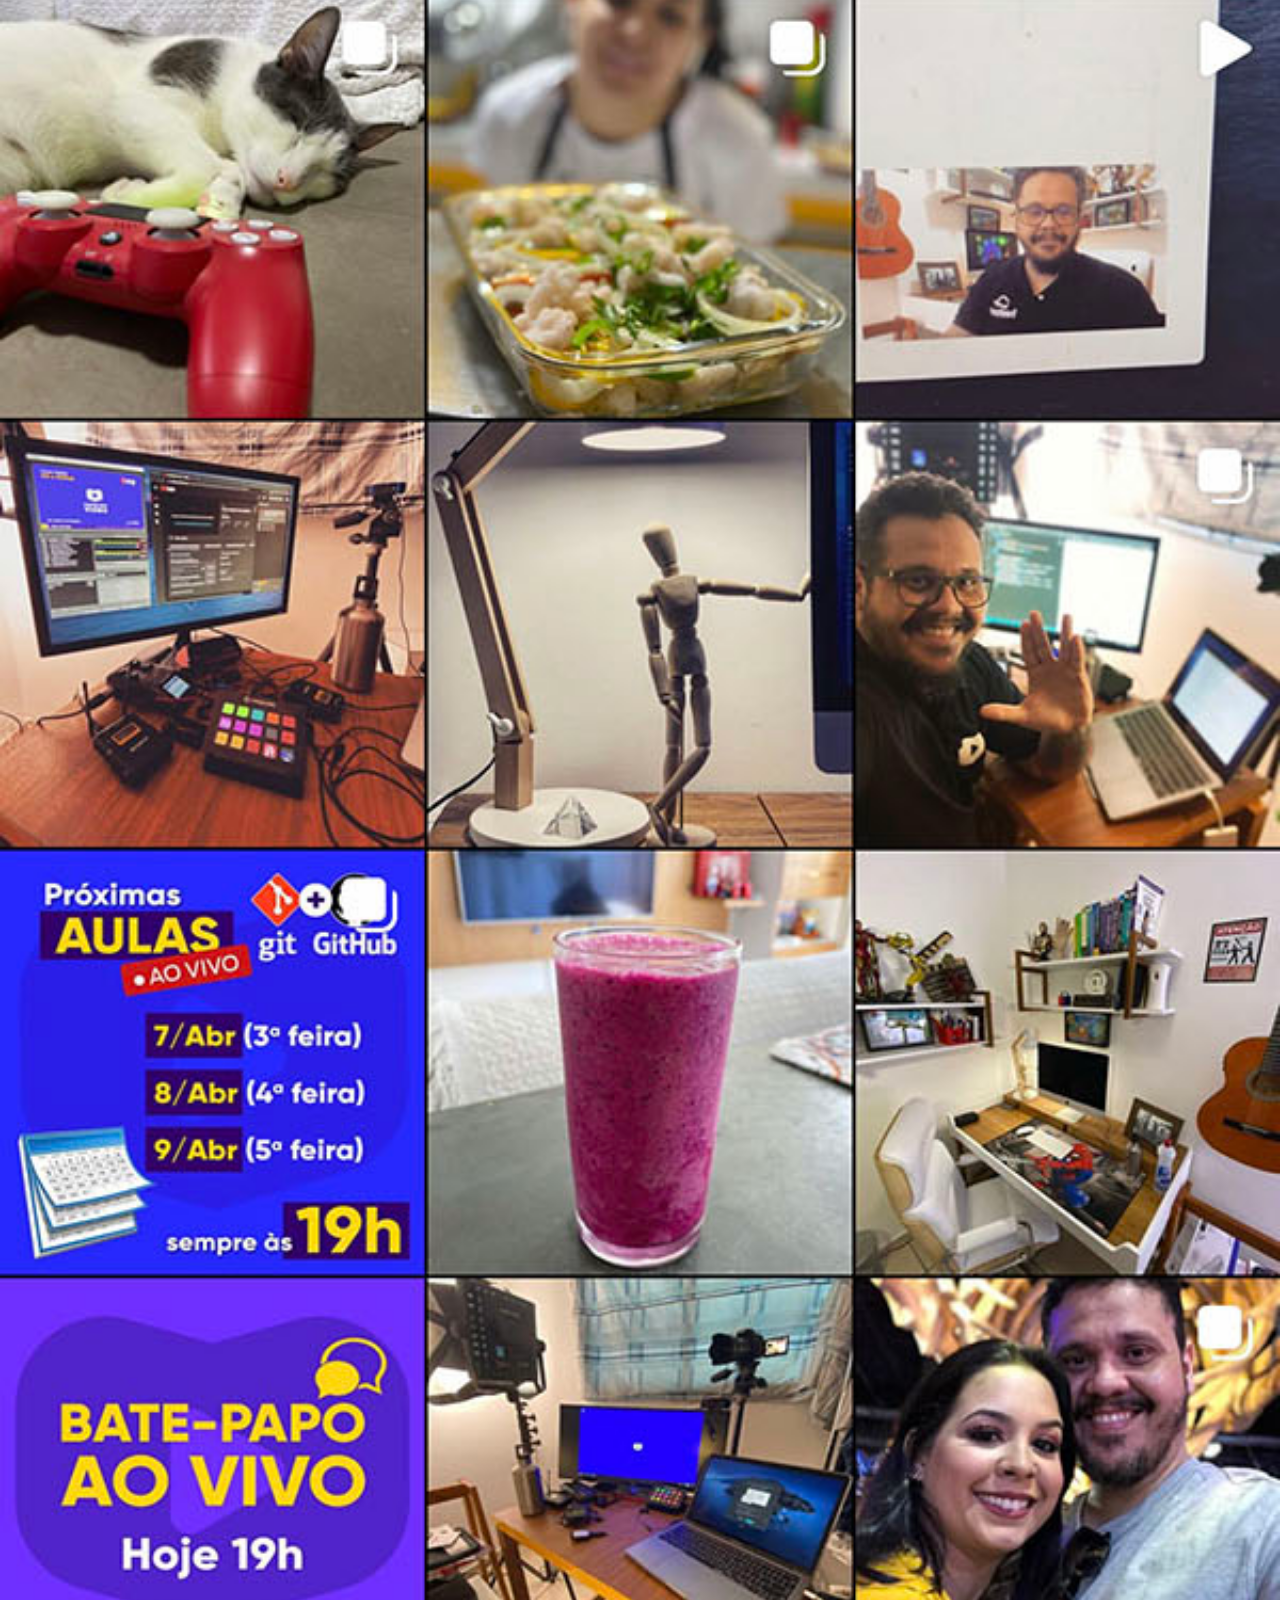
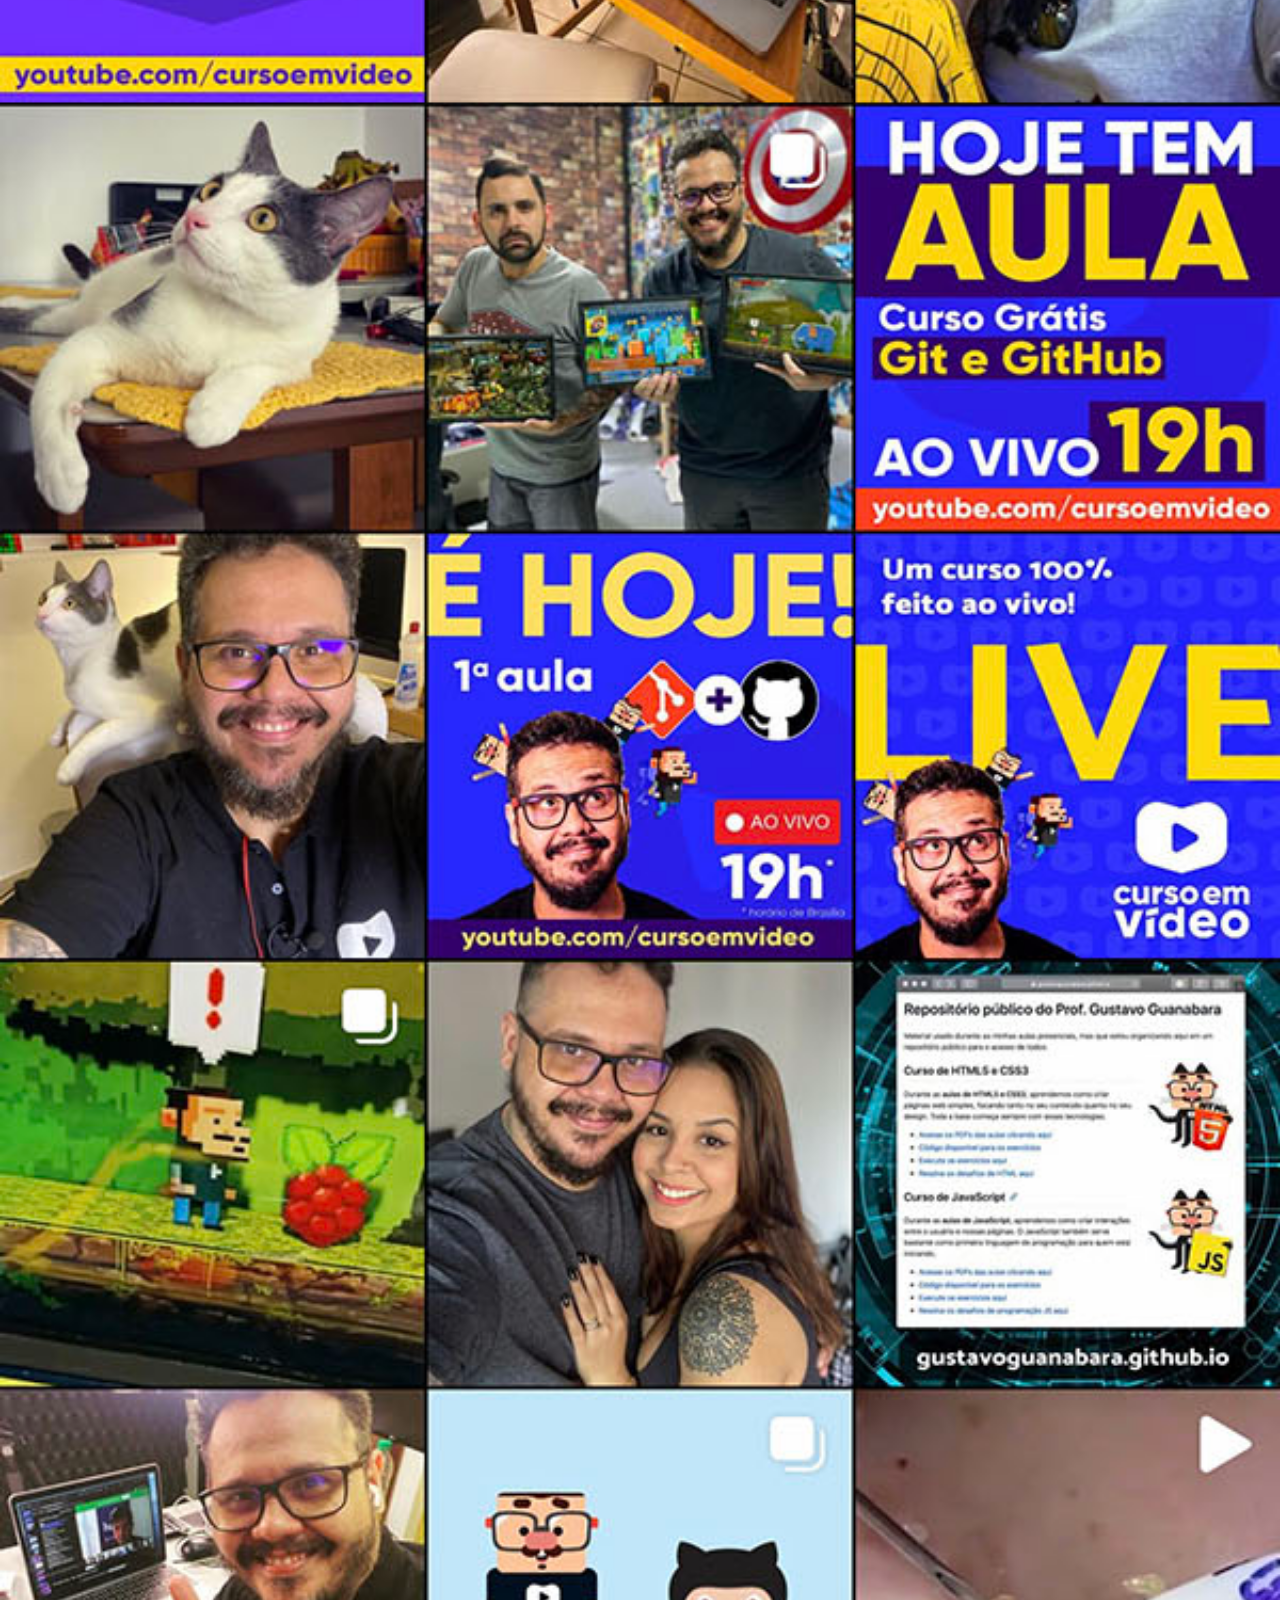
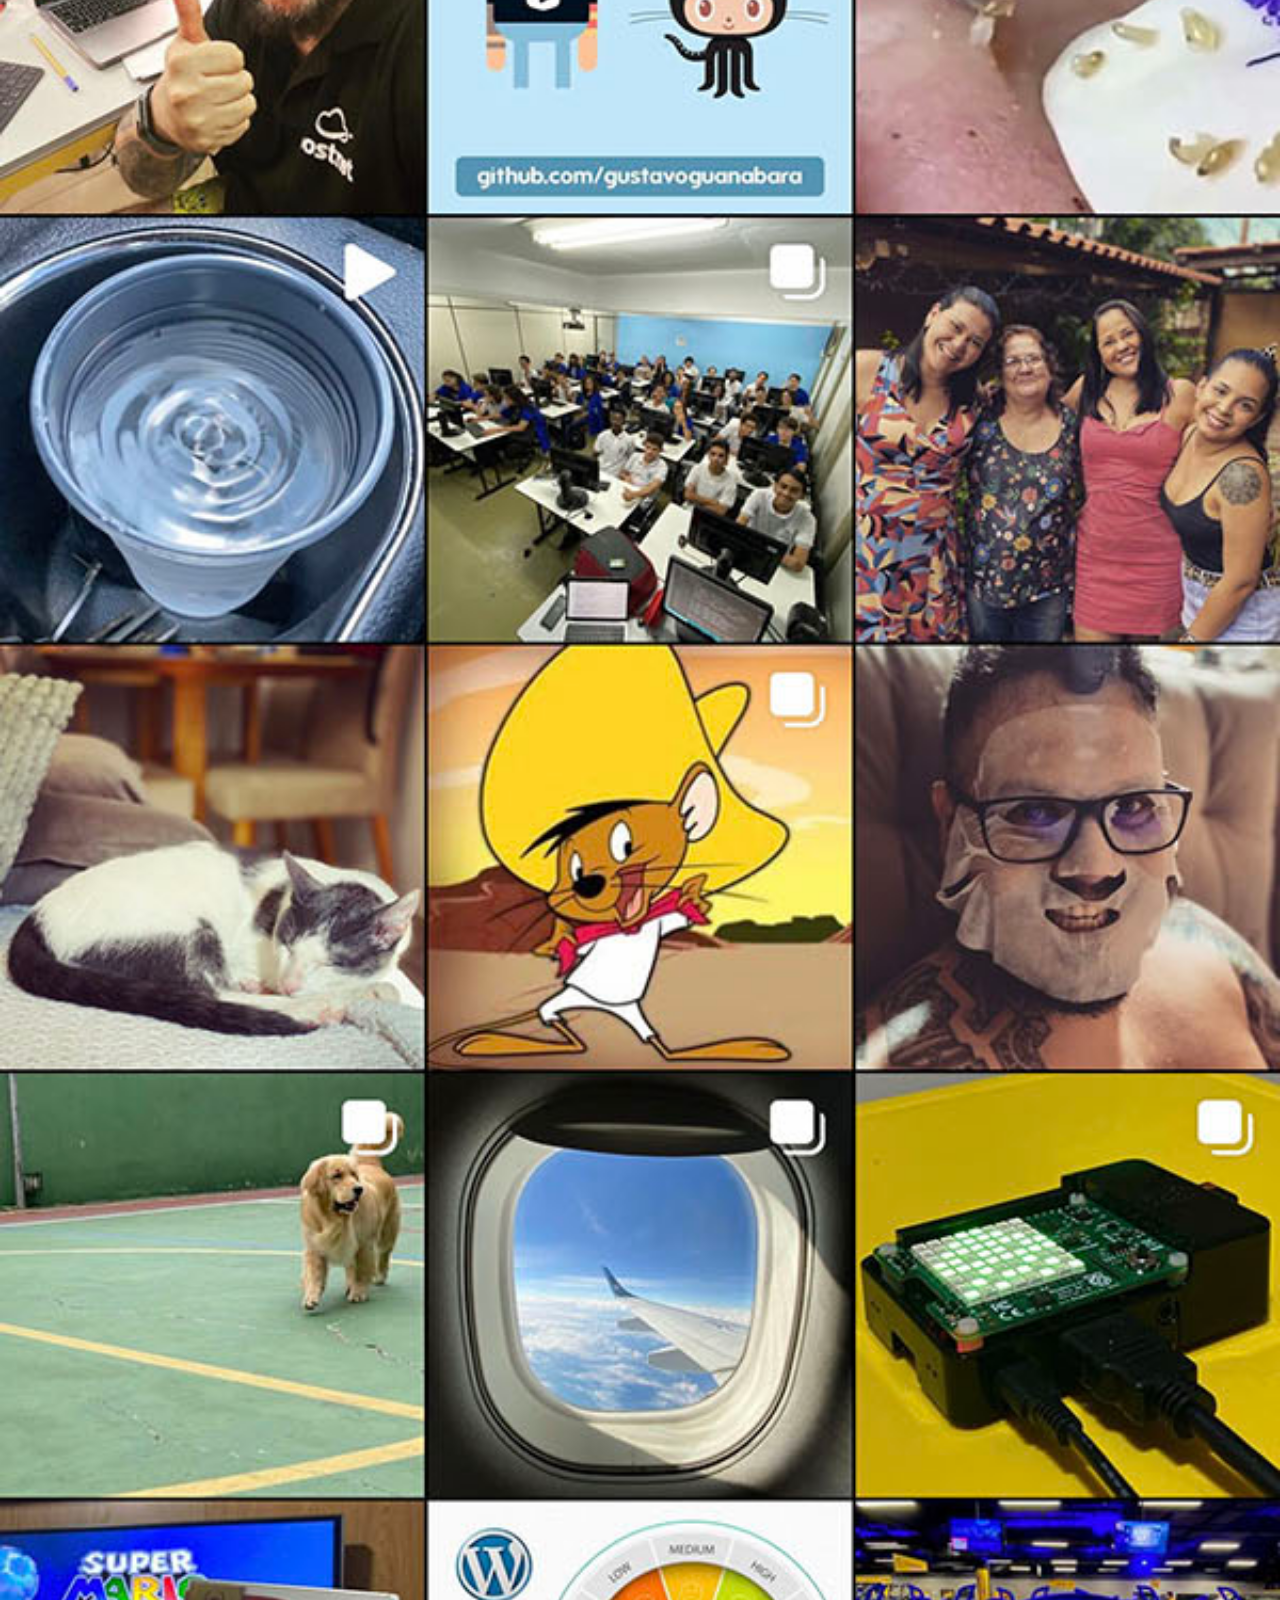
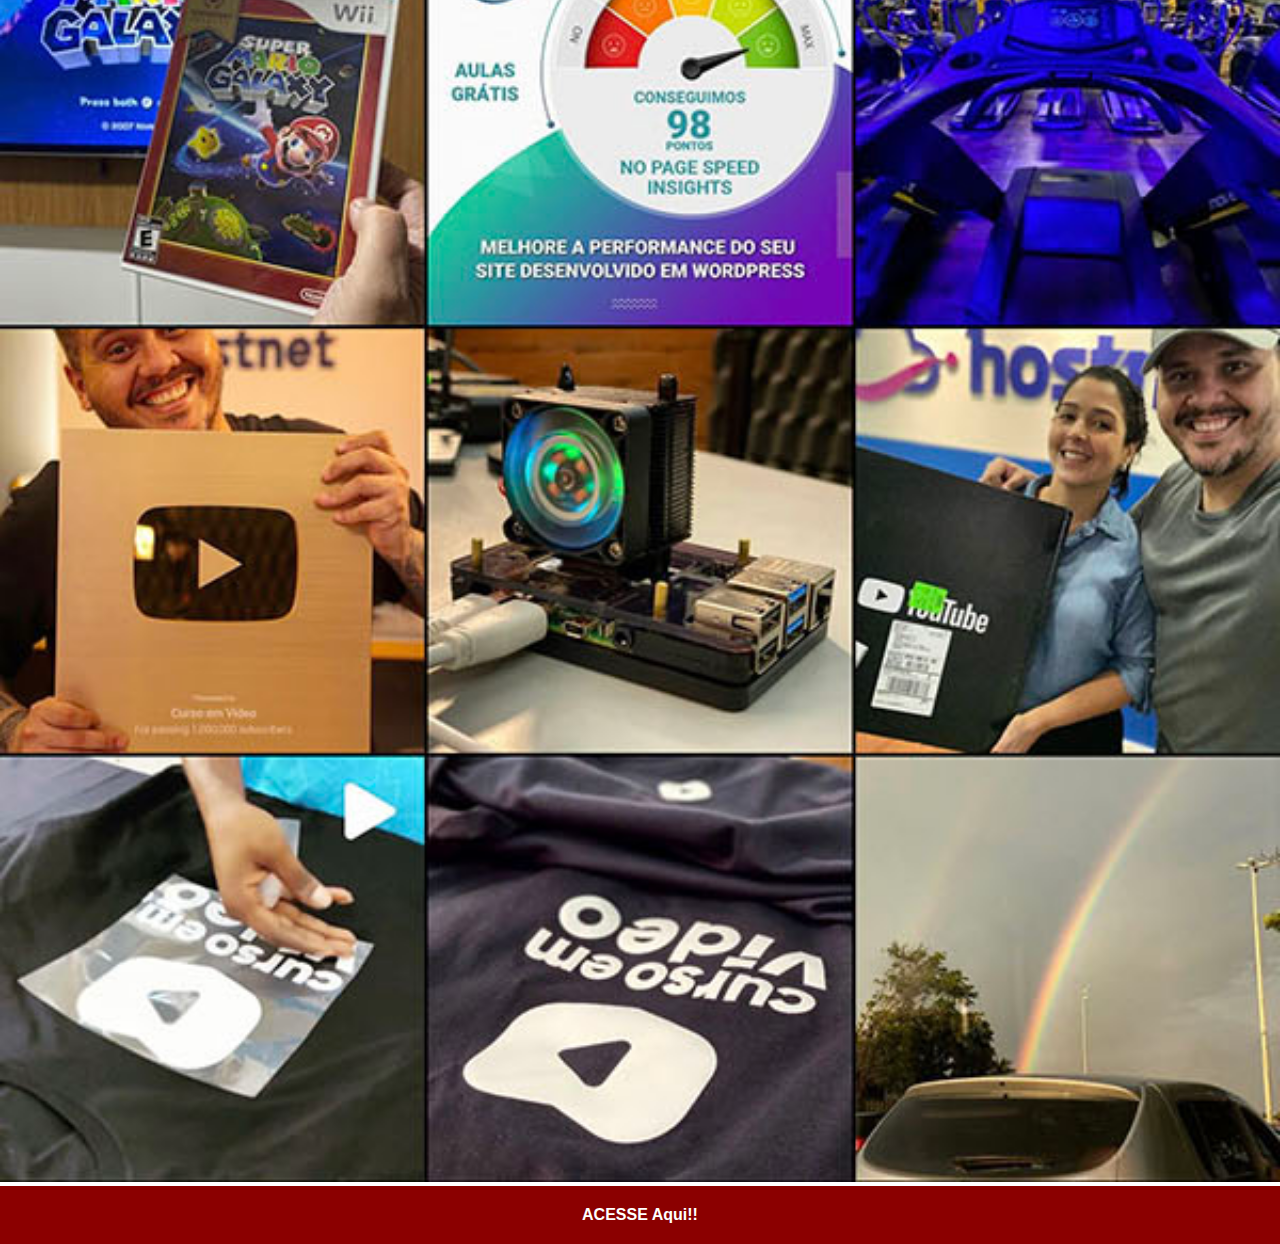
<file: instagran.html>
<!DOCTYPE html>
<html lang="pt-br">
<head>
    <meta charset="UTF-8">
    <meta name="viewport" content="width=device-width, initial-scale=1.0">
    <title>Instagran</title>

    <link rel="stylesheet" href="estilos02/style.css">

</head>
<body>
    <img src="imagens/tela-instagram.jpg" alt="instagran">
    <a href="https://www.instagram.com/" target="_blank">ACESSE Aqui!!</a>

    
</body>
</html>
</file>
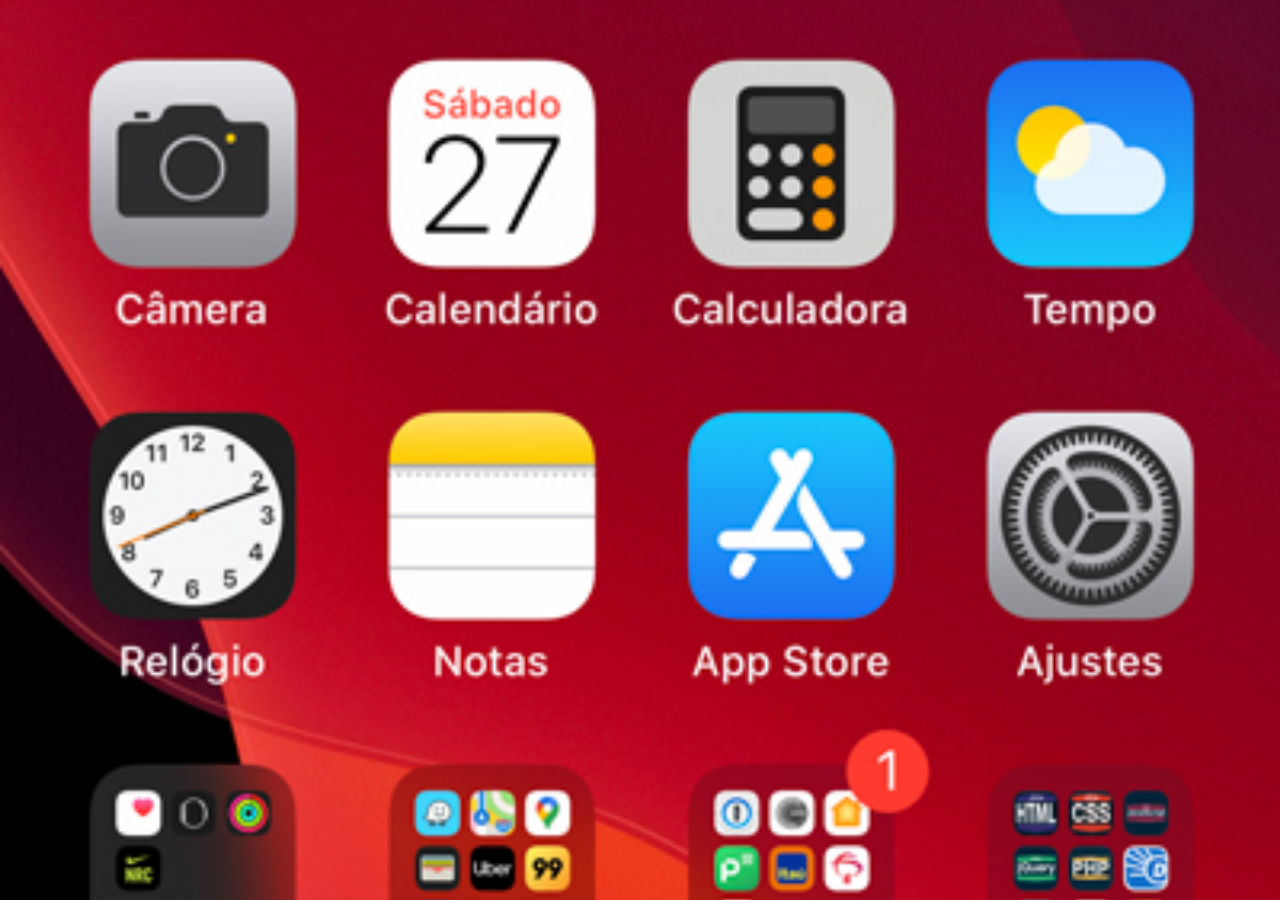
<file: pagina-inicial.html>
<!DOCTYPE html>
<html lang="pt-br">
<head>
    <meta charset="UTF-8">
    <meta name="viewport" content="width=device-width, initial-scale=1.0">
    <title>Home</title>
</head>
<style>
    *{
        margin: 0px;
        padding: 0px;
    }

    body{
        width: 100vw;
        height: 100vh;
        background: black url('imagens/tela-home.jpg') no-repeat top center;
        background-size: cover;
    }
</style>
<body>
    
</body>
</html>
</file>
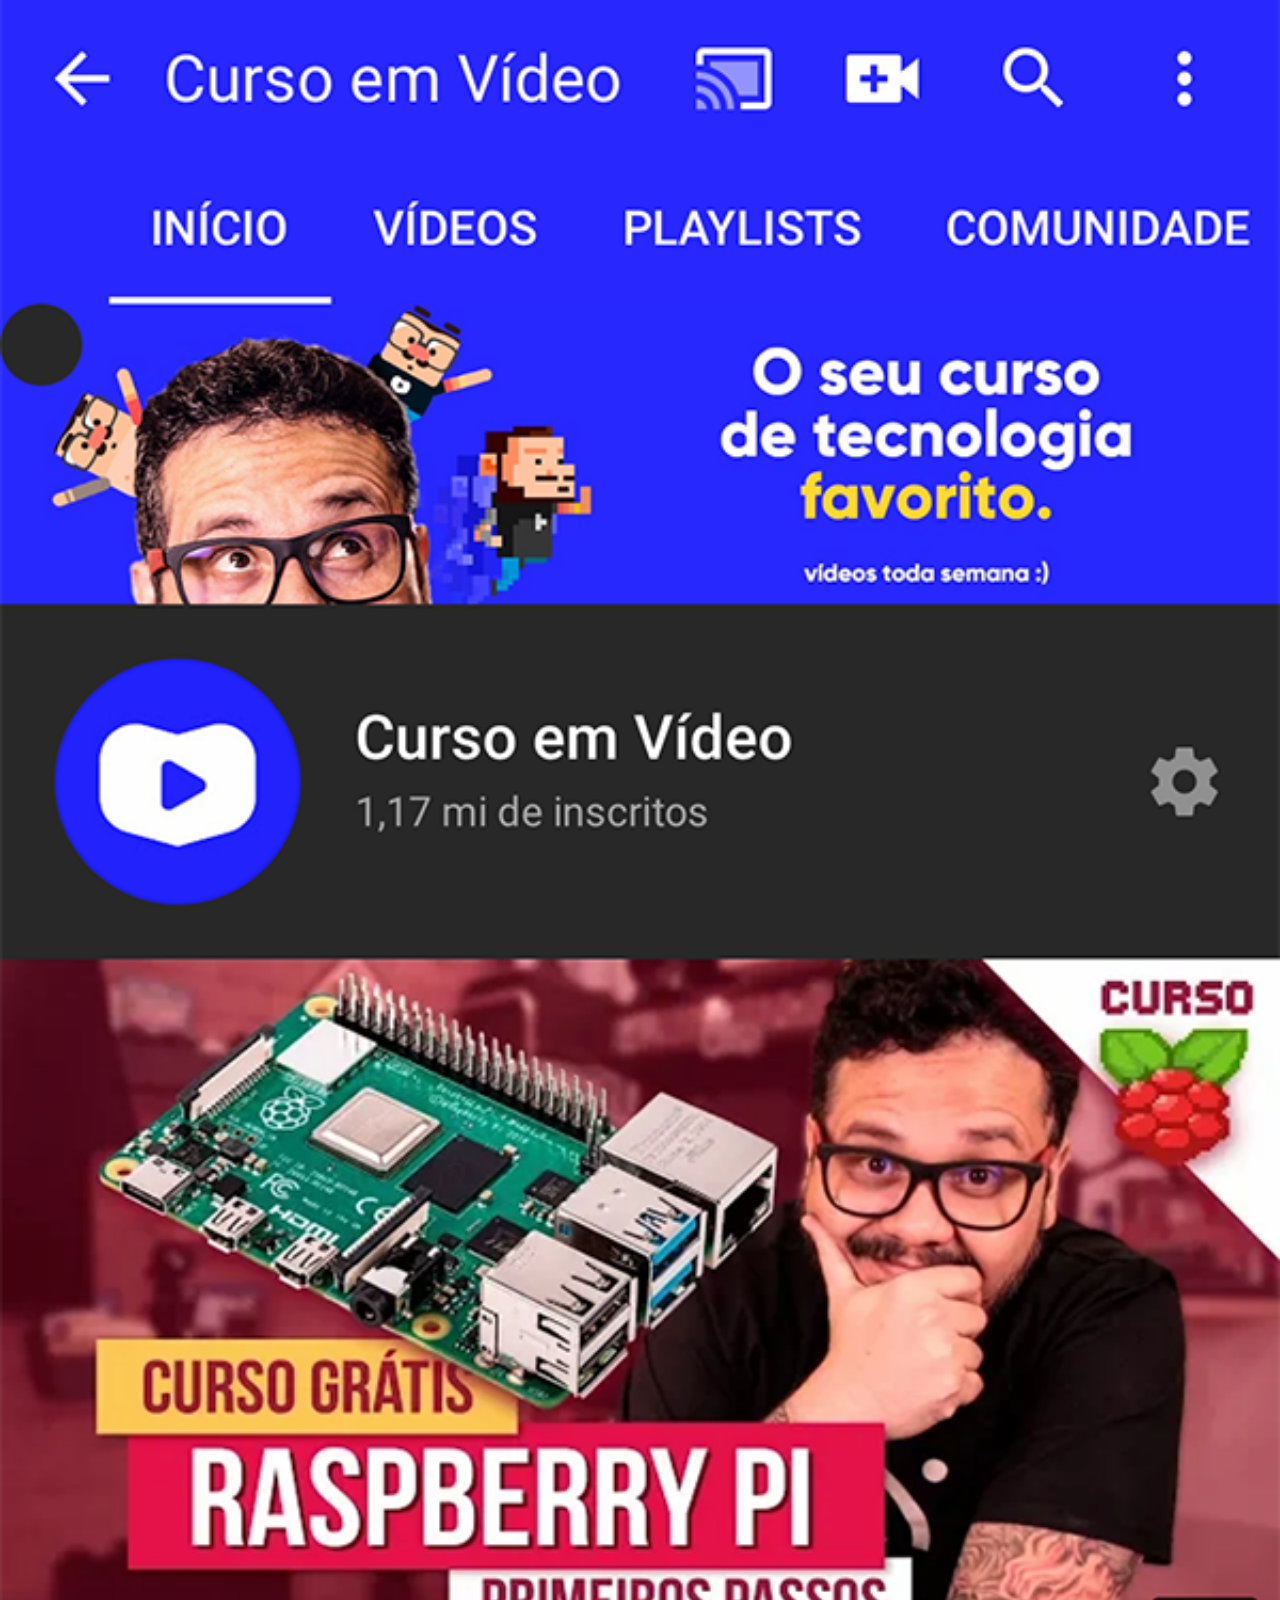
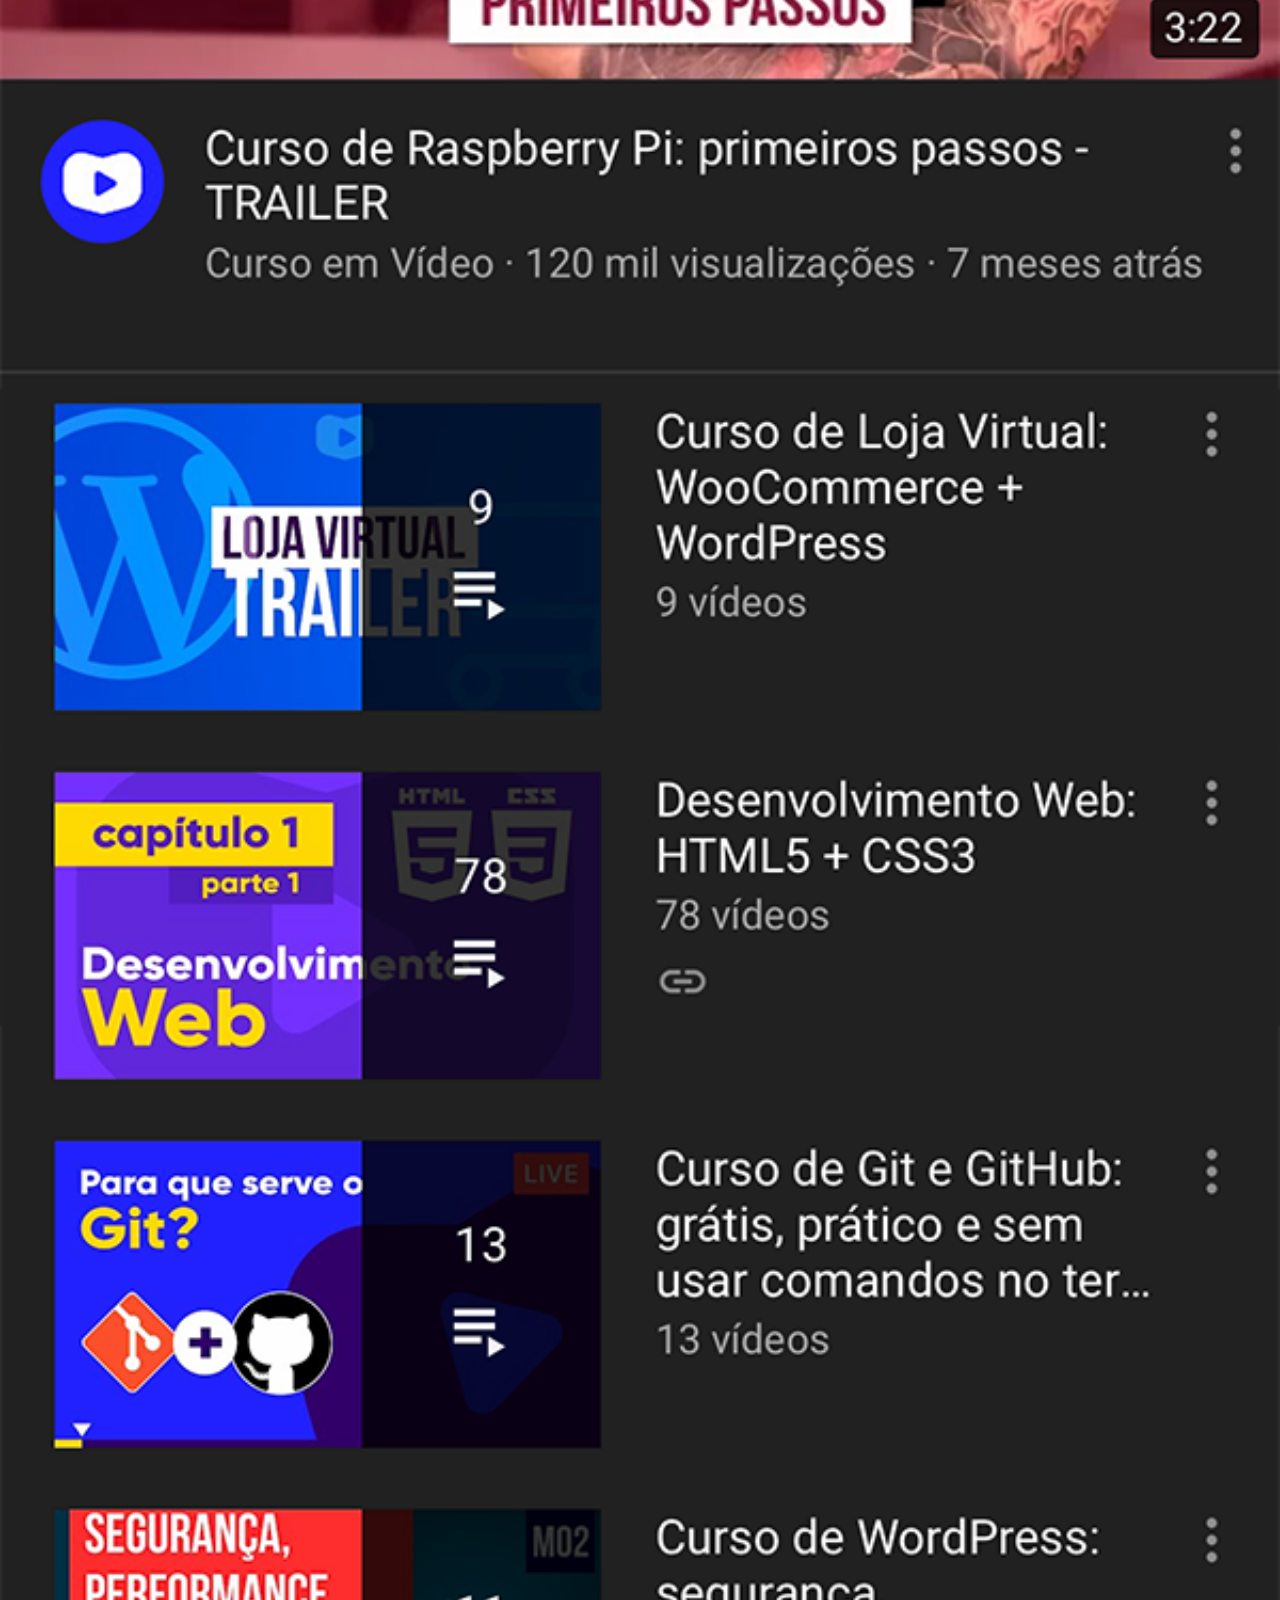
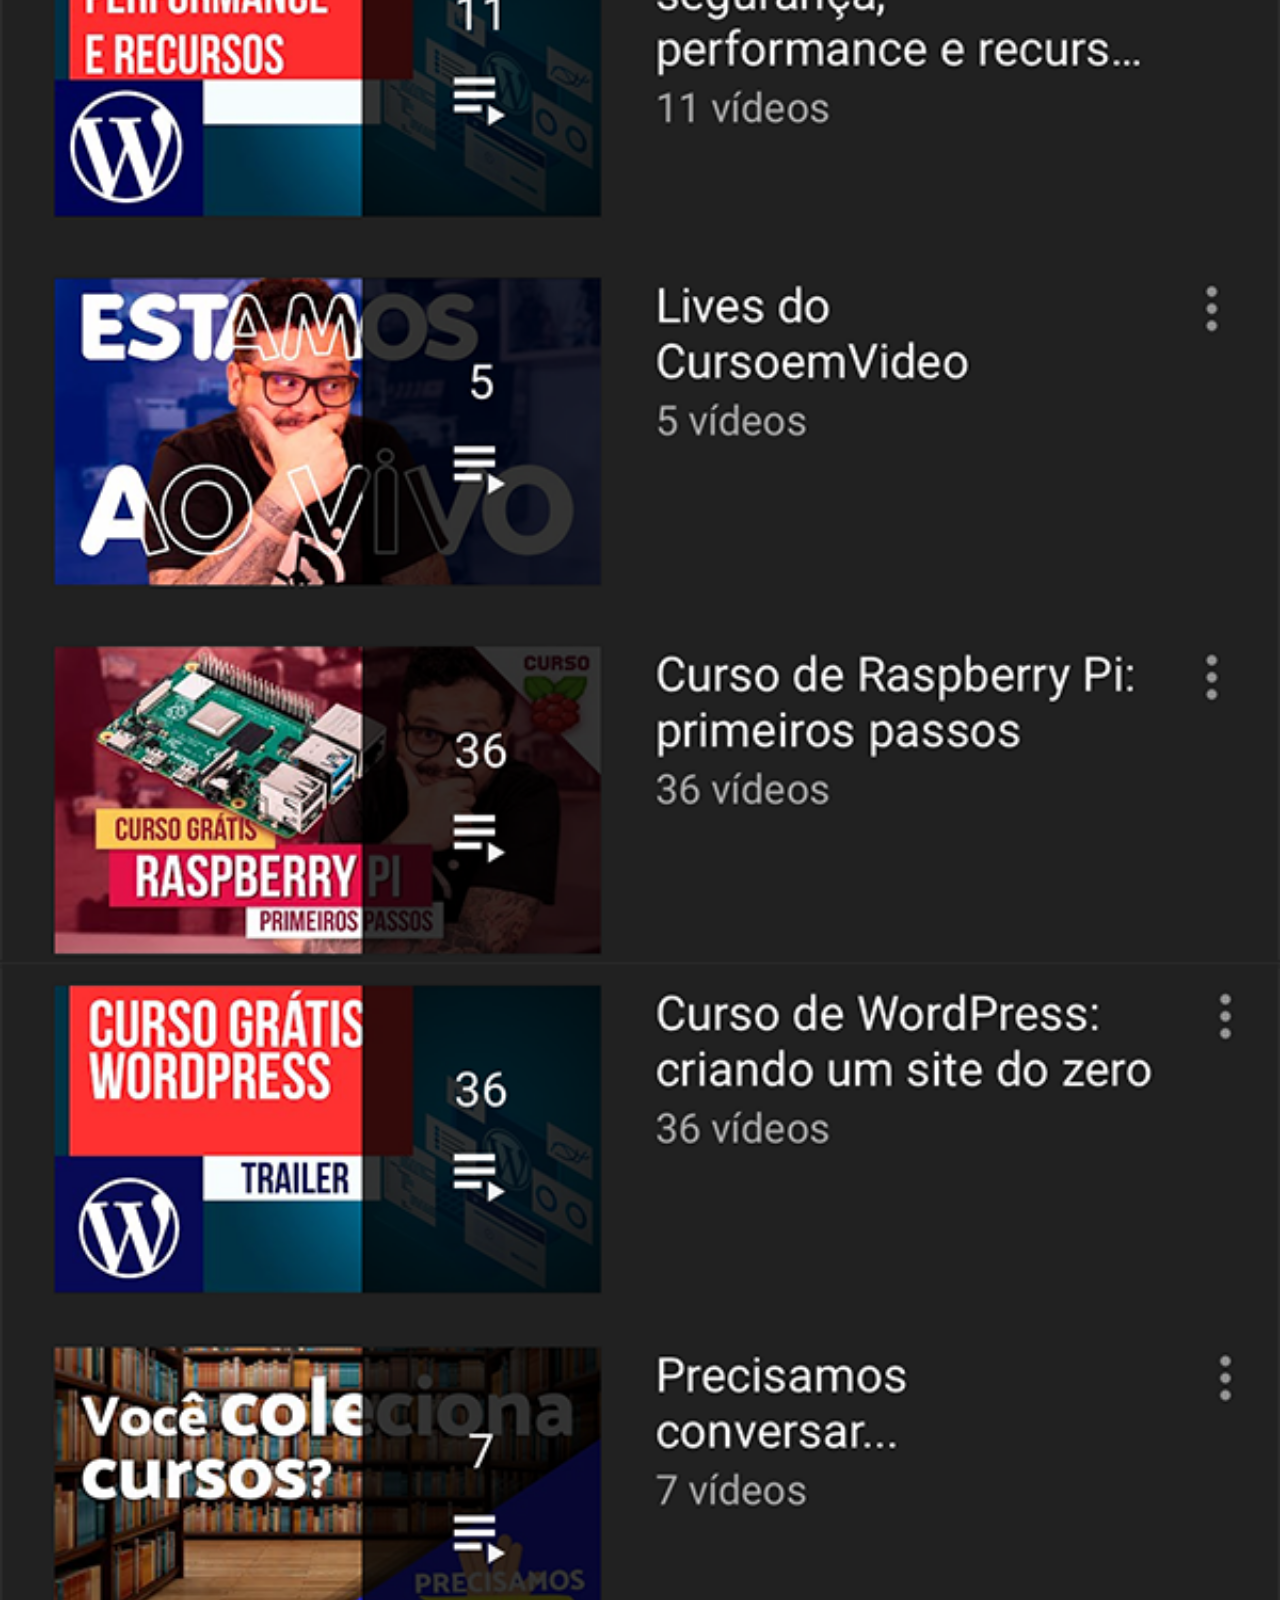
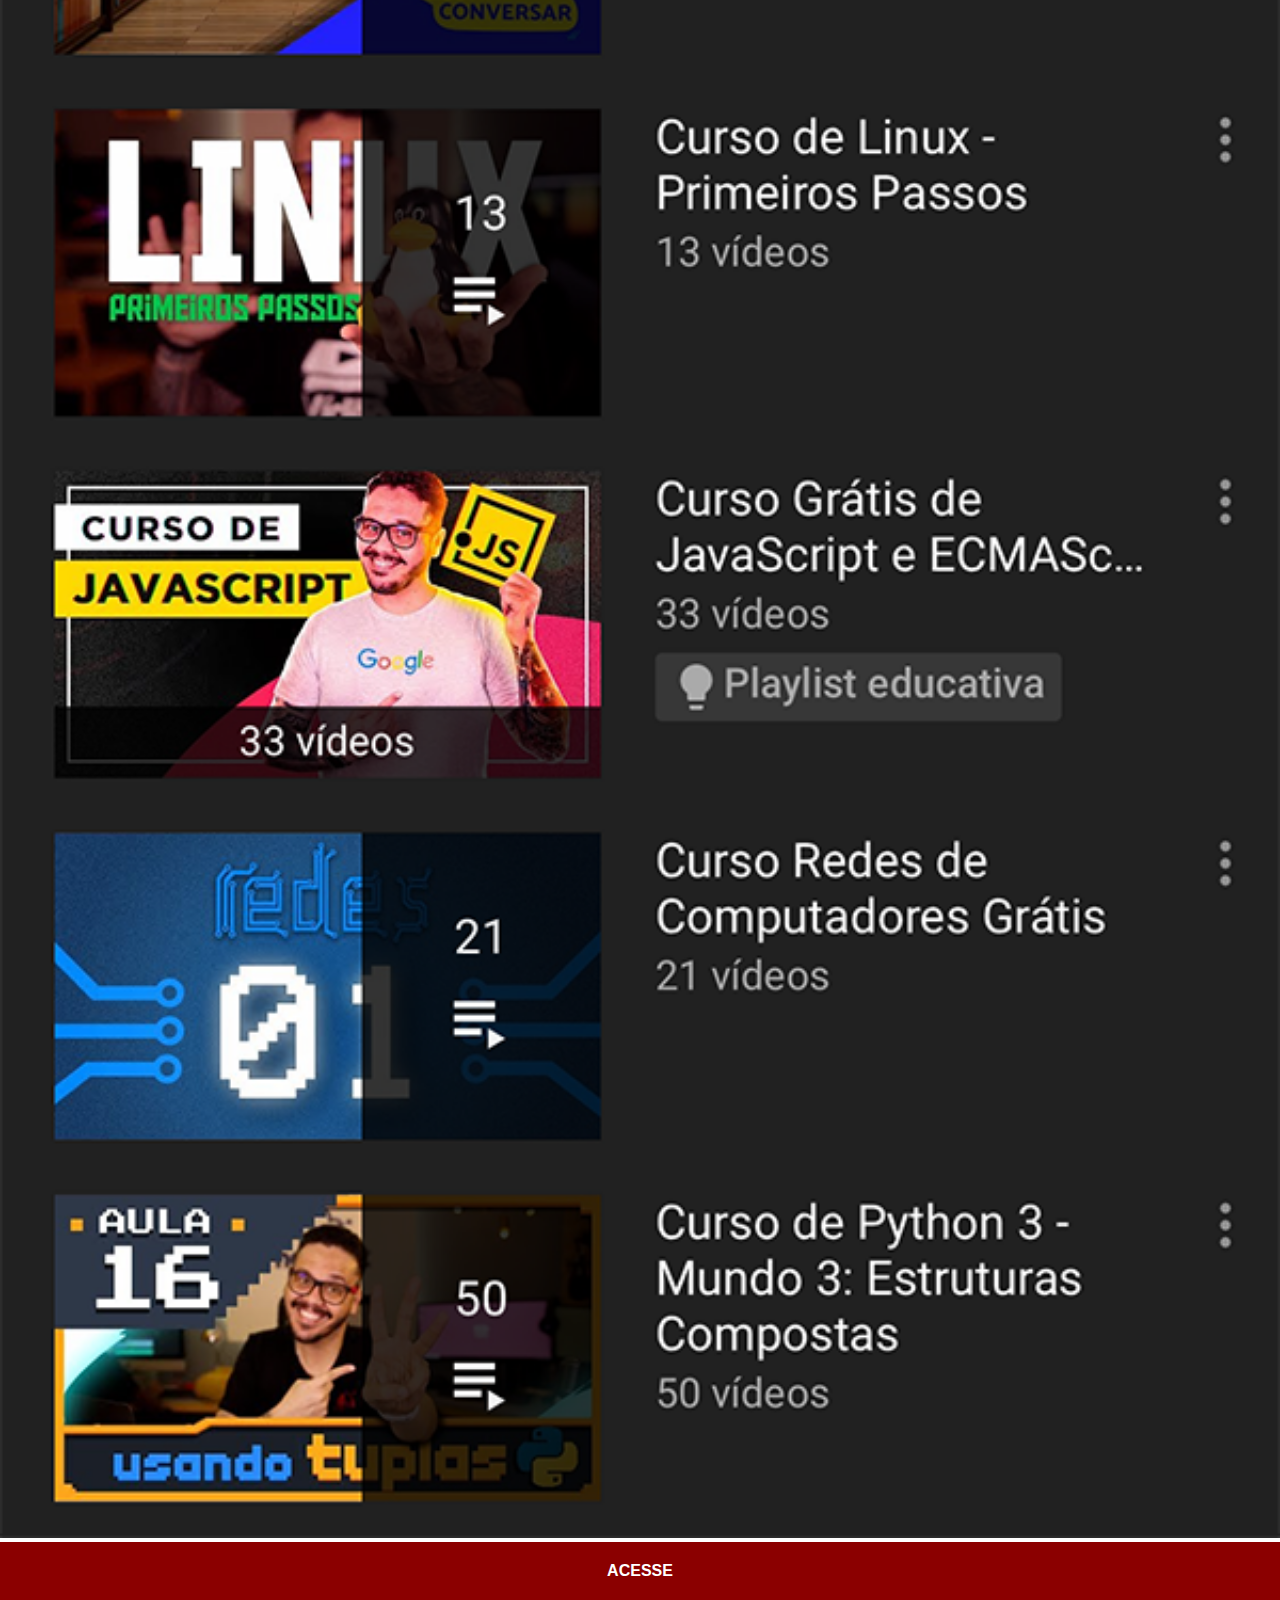
<file: teladoyoutube.html>
<!DOCTYPE html>
<html lang="pt-br">
<head>
    <meta charset="UTF-8">
    <meta name="viewport" content="width=device-width, initial-scale=1.0">
    <title>YouTube</title>

    <link rel="stylesheet" href="estilos02/style.css">
    
</head>
<body>
    <img src="imagens/tela-youtube.png" alt="YouTube">
    <a href="https://www.youtube.com/c/CursoemV%C3%ADdeo/playlists" target="_blank">ACESSE</a>
    
</body>
</html>
</file>
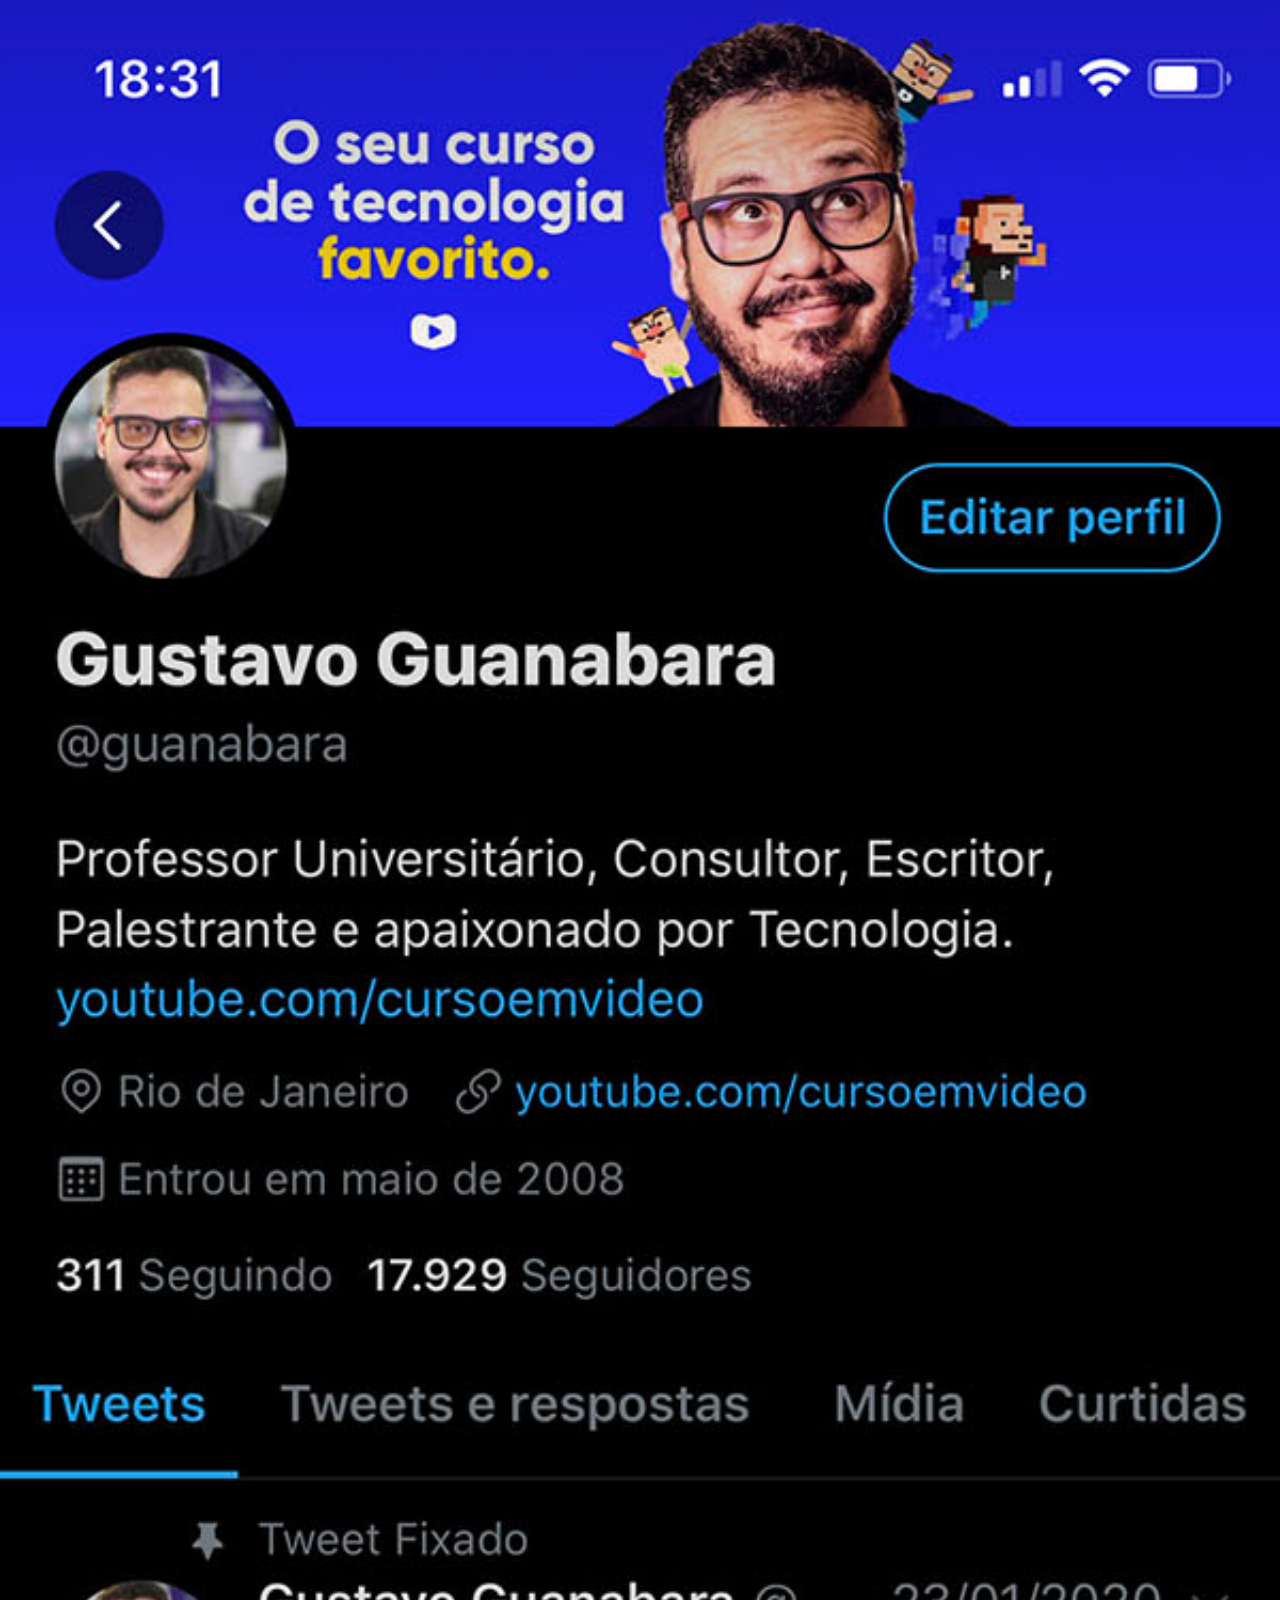
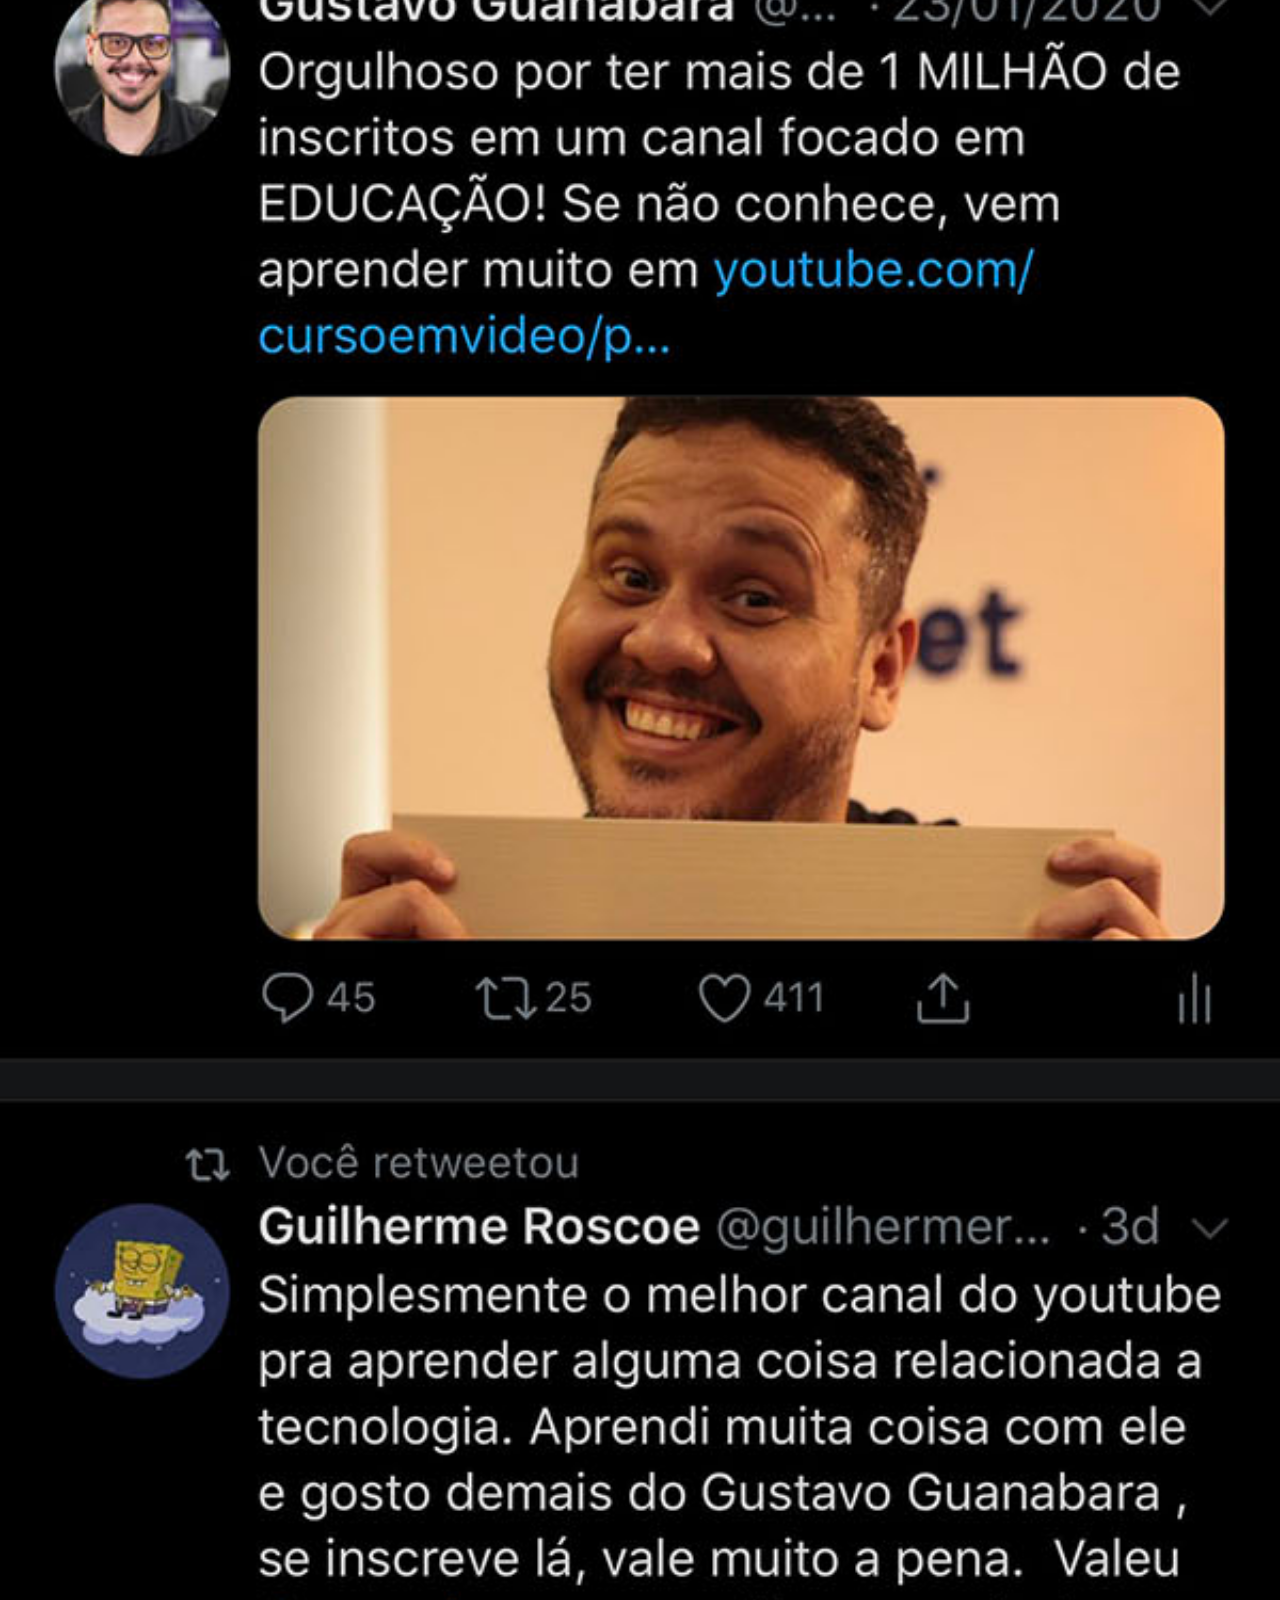
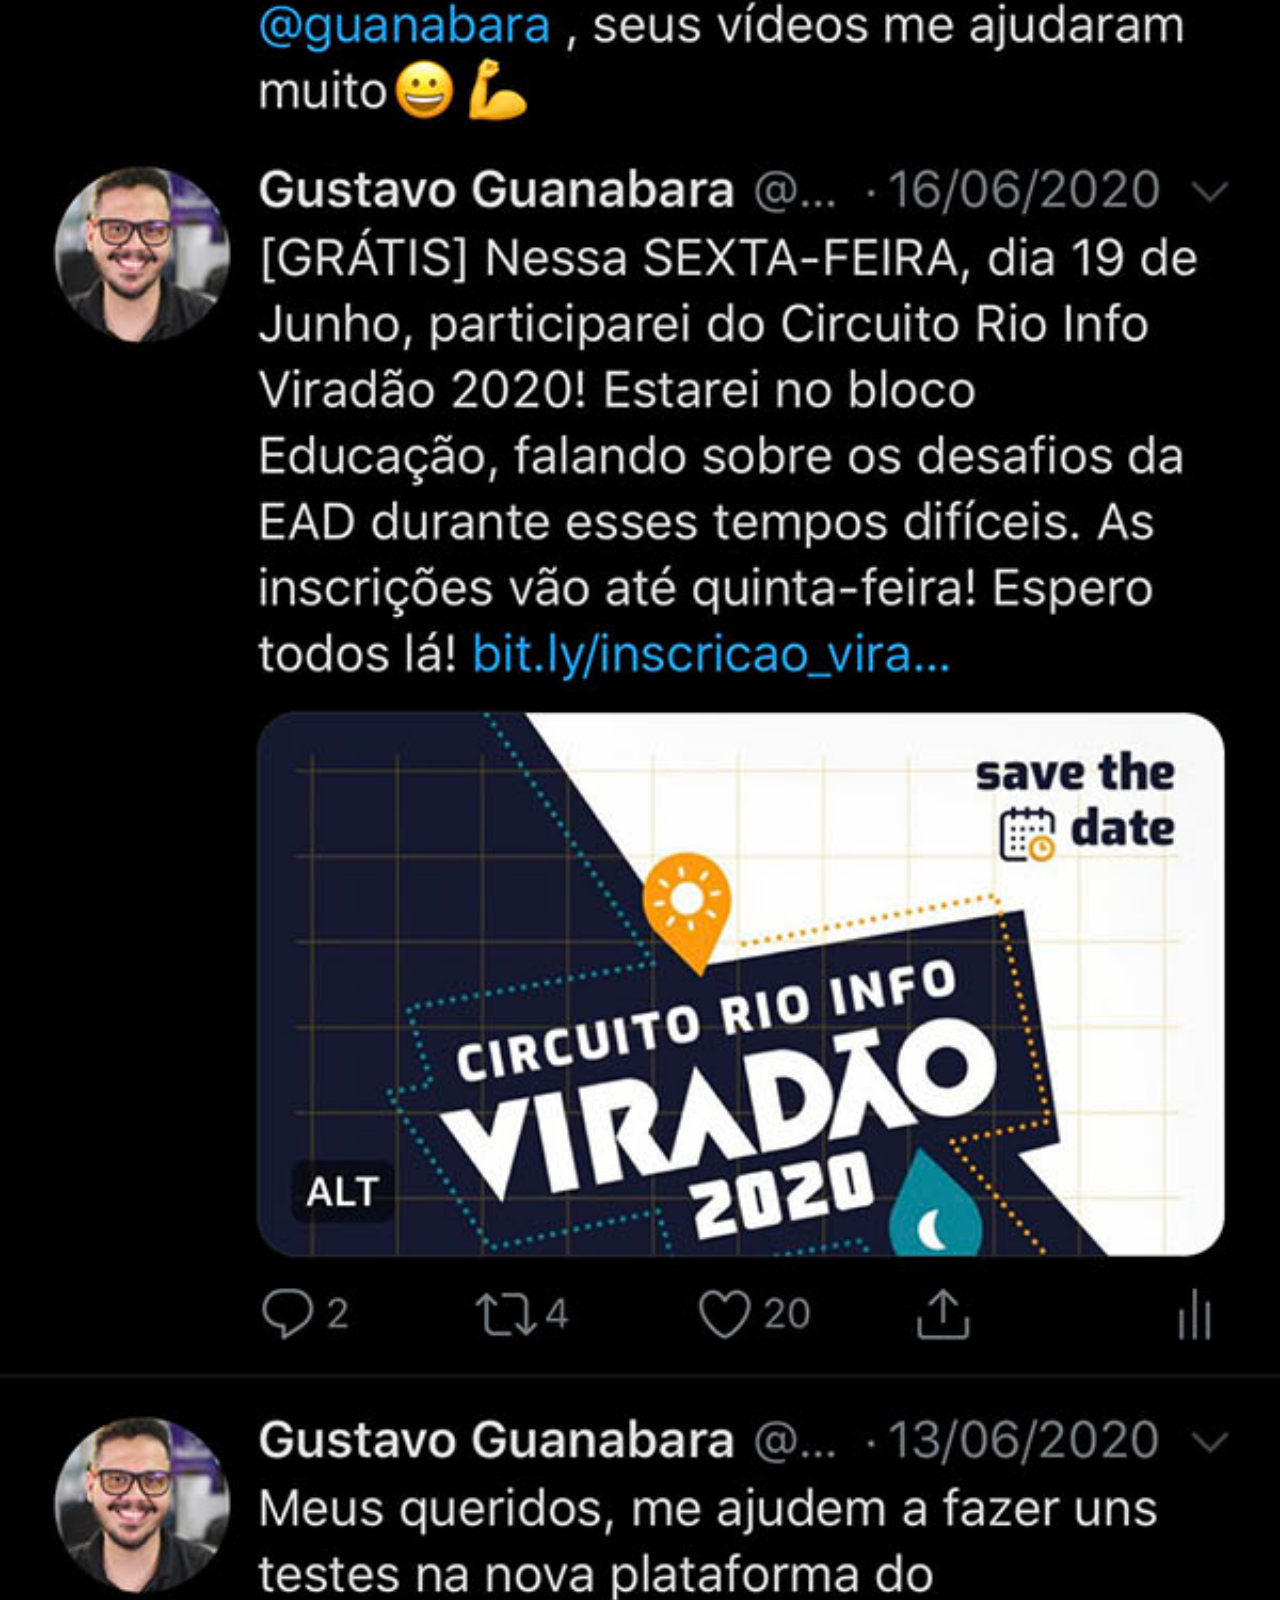
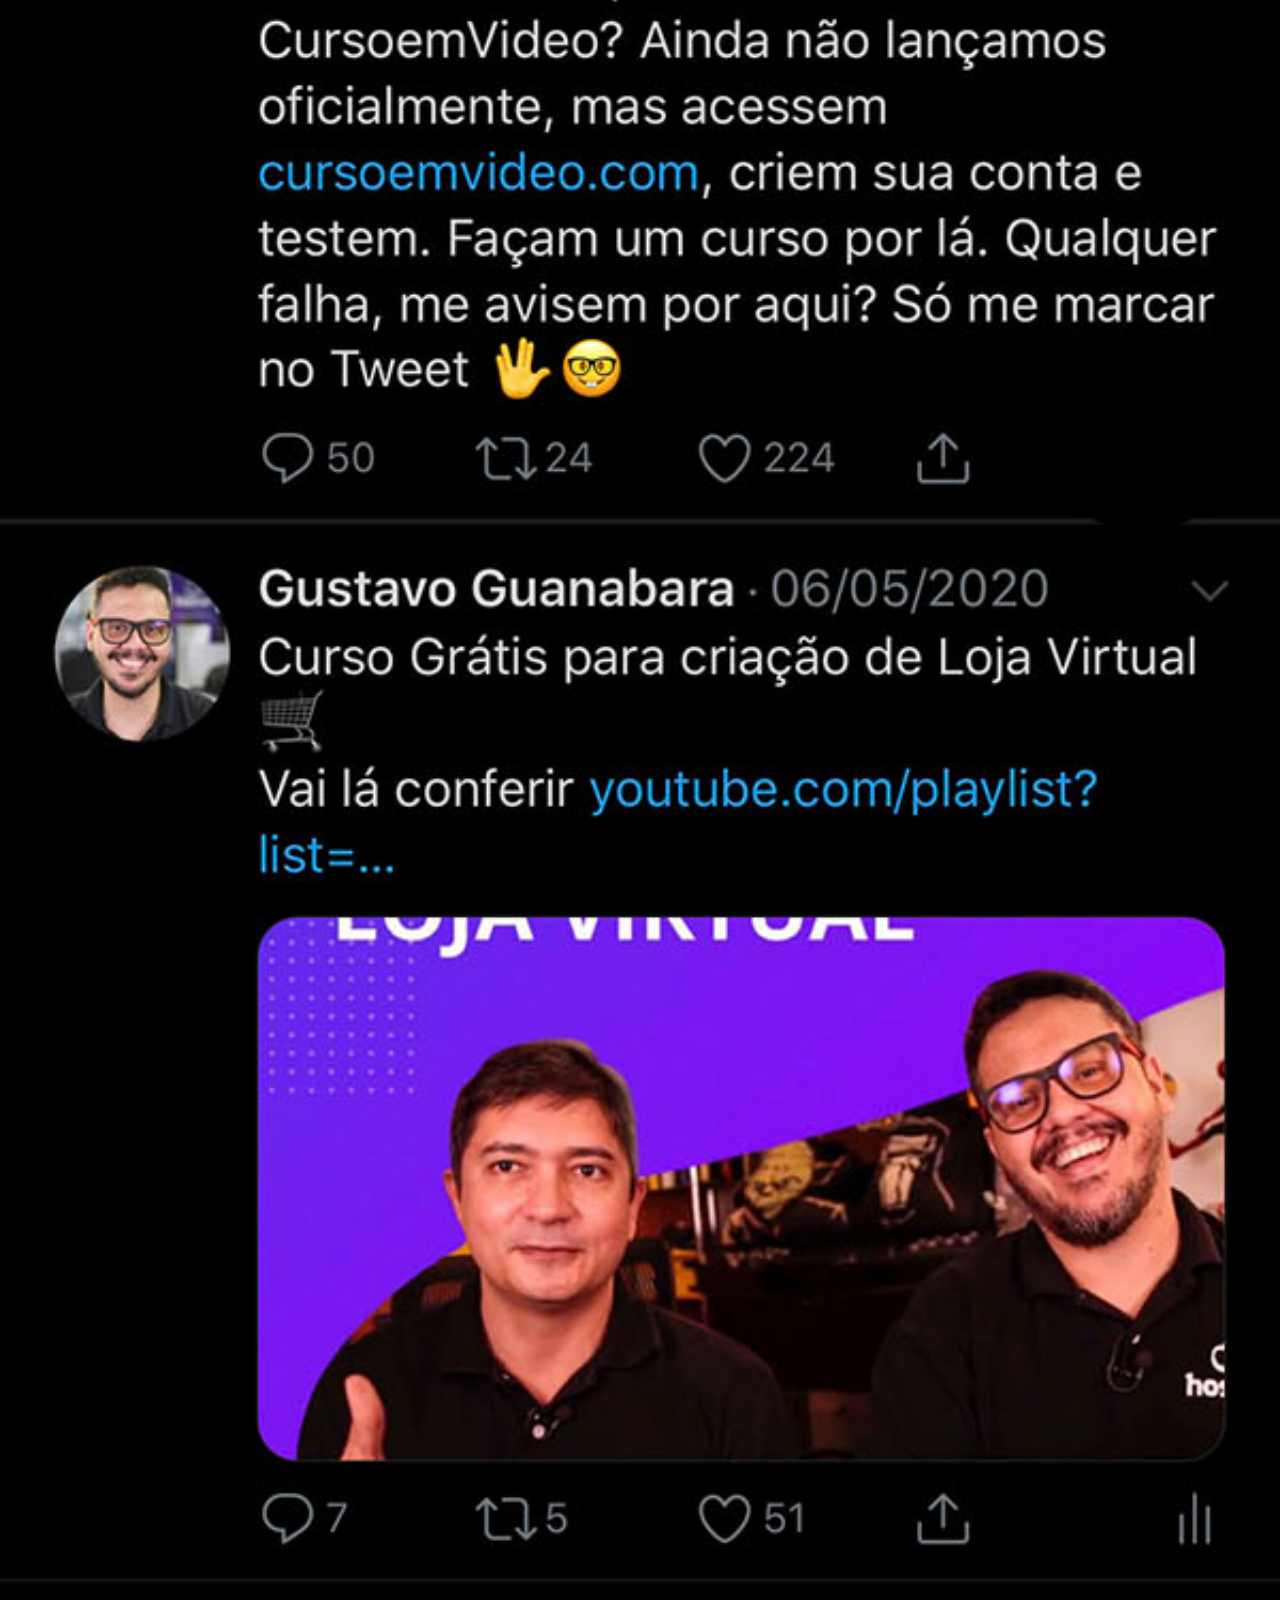
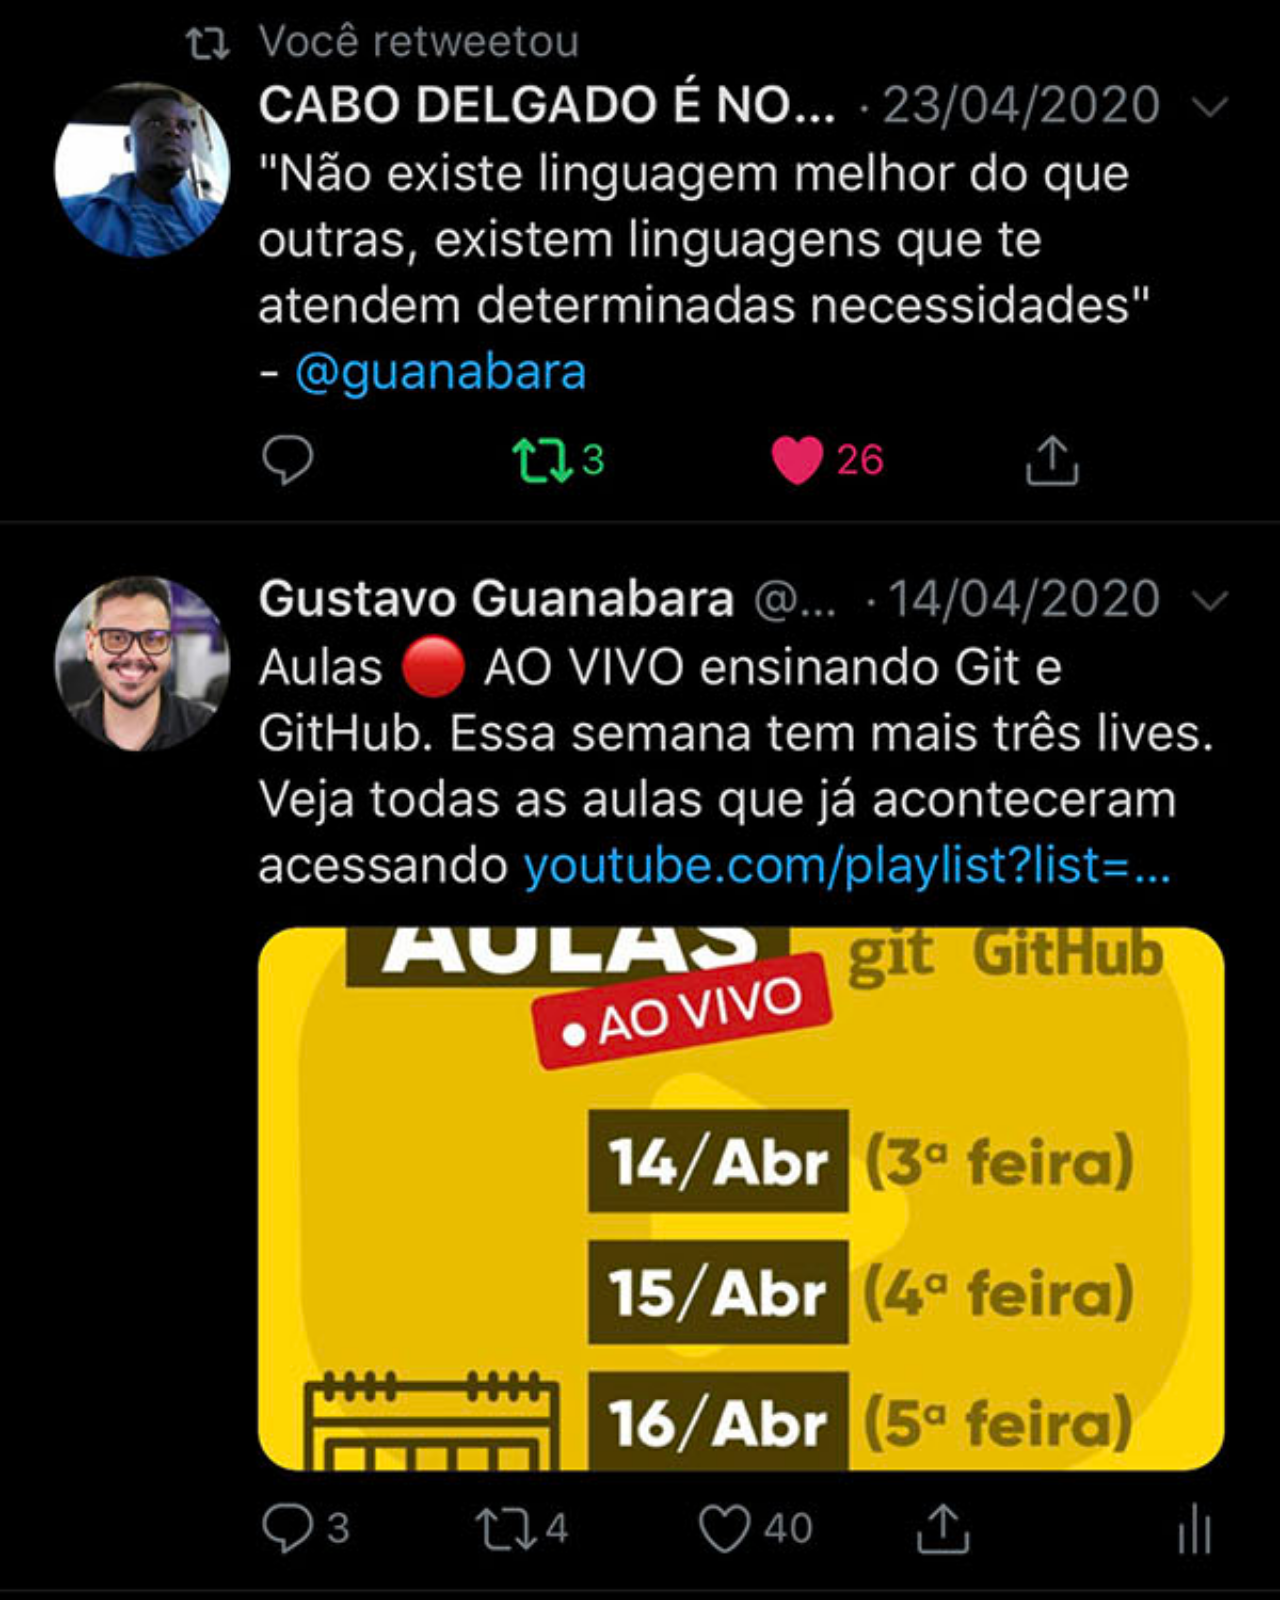
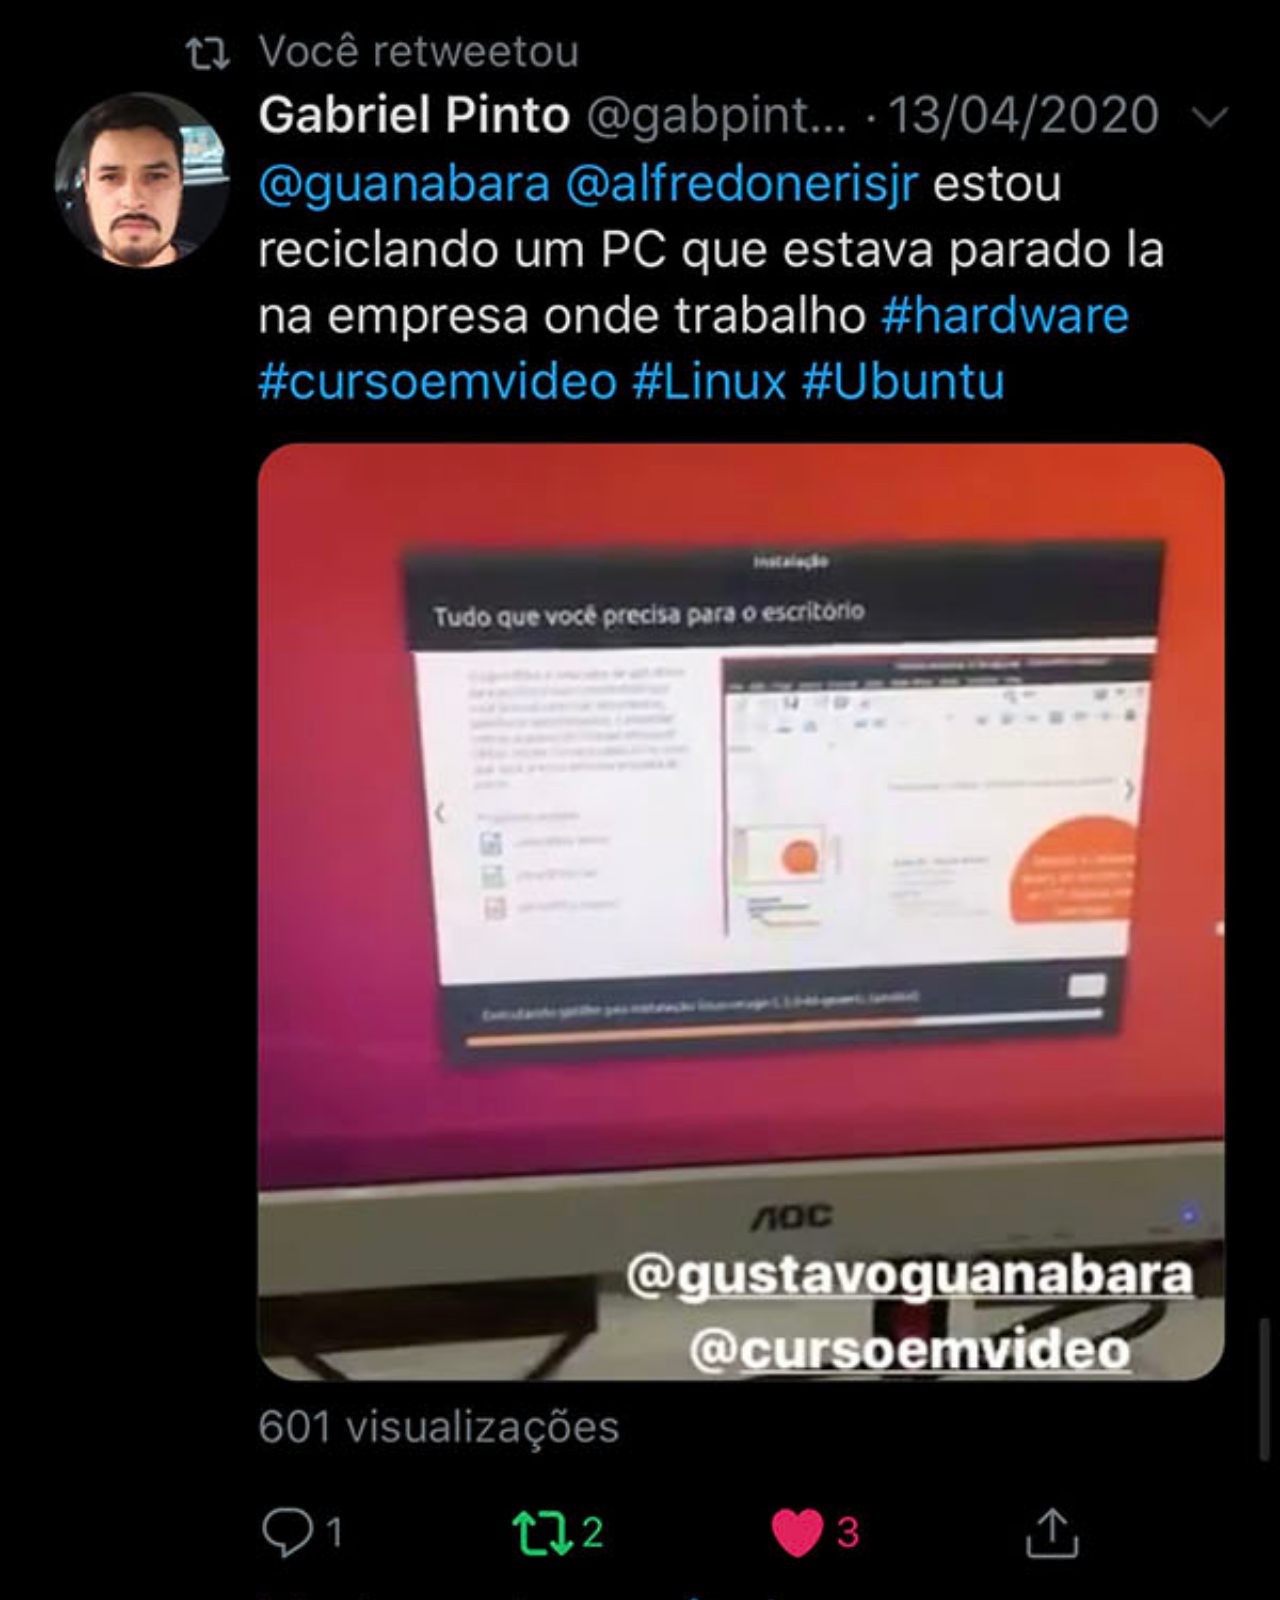
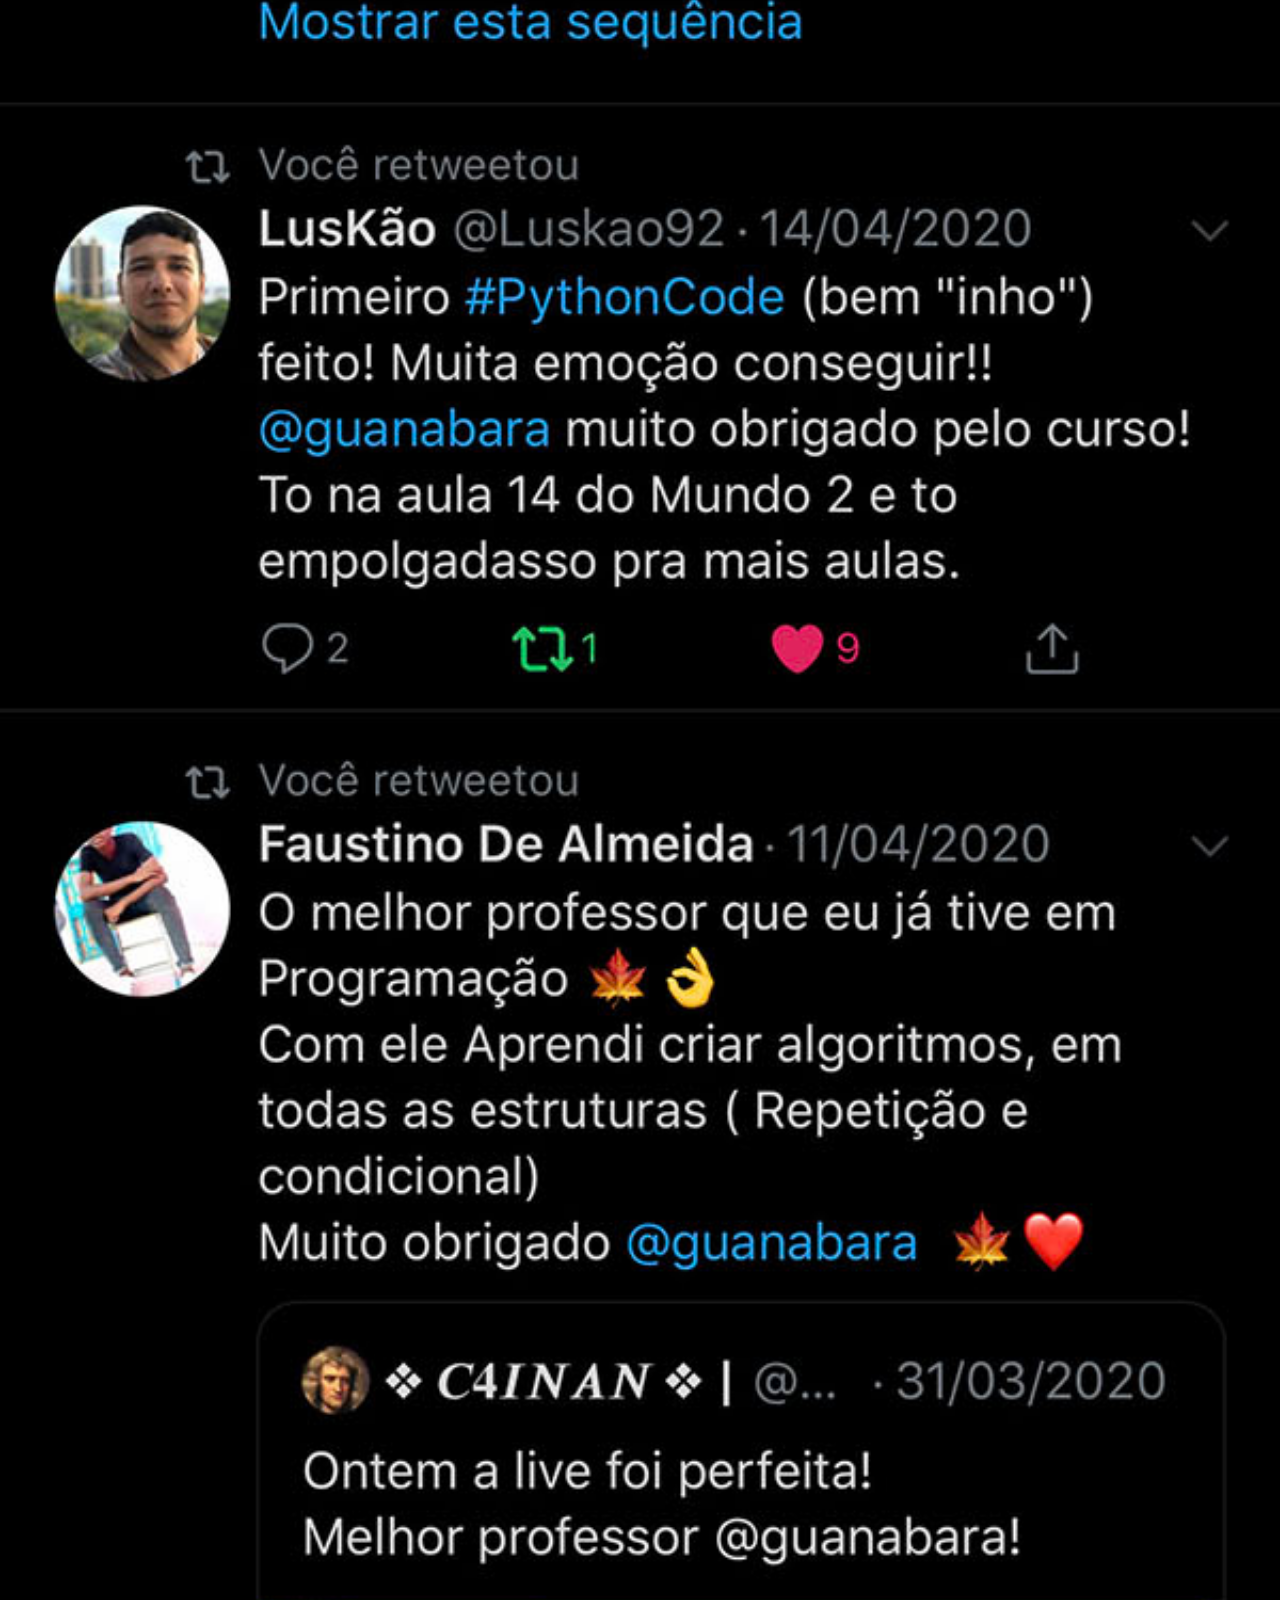
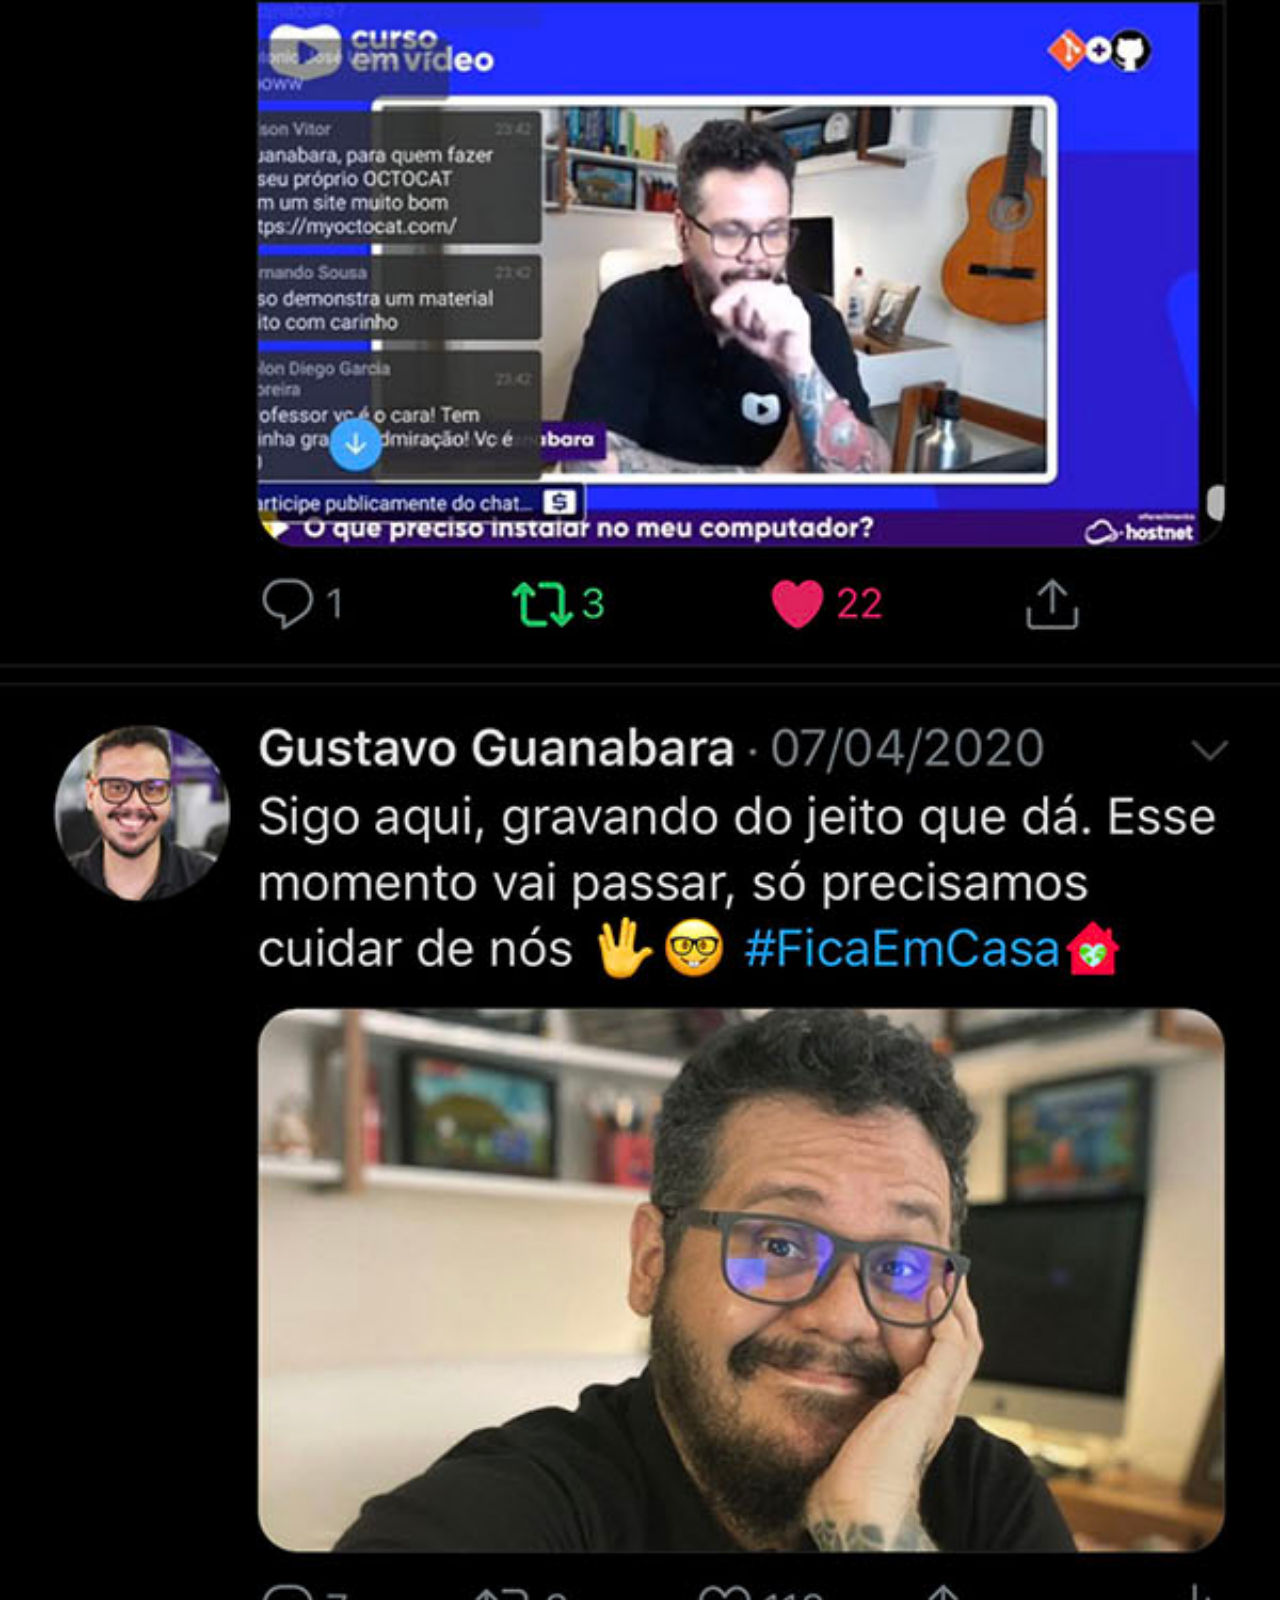
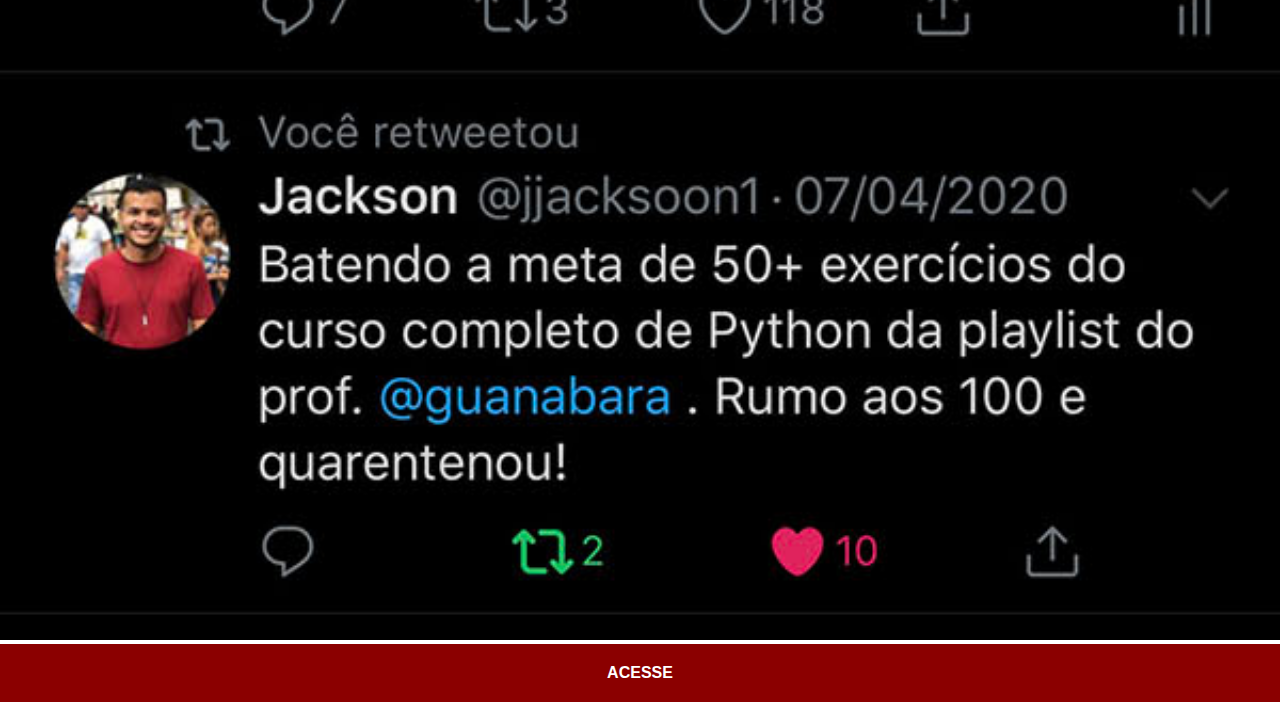
<file: twiter.html>
<!DOCTYPE html>
<html lang="pt-br">
<head>
    <meta charset="UTF-8">
    <meta name="viewport" content="width=device-width, initial-scale=1.0">
    <title>Twitter</title>

    <link rel="stylesheet" href="estilos02/style.css">

</head>
<body>
    <img src="imagens/tela-twitter.jpg" alt="Twitter">
    <a href="https://pt.wikipedia.org/wiki/Twitter" target="_blank">ACESSE</a>
    
</body>
</html>
</file>
<file: estilos/style.css>
@charset "UTF-8";

*{
    margin: 0px;
    padding: 0px;
    font-family: Arial, Helvetica, sans-serif;
}

html, body{
    height: 100vh;
    width: 100vw;
    background-color: black;
   
}

body{
    background: url('../imagens/fundo-madeira.jpg') no-repeat top center;
    background-size: cover;
    background-attachment: fixed;
}

main{
    position: relative;
    height: 100vh;
    
}

section#telefone{
    position: absolute;
    top: 50%;
    left: 50%;
    transform: translate(-50%, -50%);

    height: 627px;
    width: 311px;
    background: url('../imagens/frame-iphone.png') no-repeat;
}

iframe#tela{
    position: relative;
    top: 80px;
    left: 22px;
    width: 267px;
    height: 471px;
}

section#redes-sociais{
    text-align: right;
}

section#redes-sociais img{
    width: 50px;
    margin: 10px;
    border-radius: 50%;
    box-shadow: 2px 2px 5px black;
    box-sizing: border-box;
}

section#redes-sociais img:hover{
    border: 2px solid white;
    transform: translate(-5px, -5px);
    box-shadow: 5px 5px 10px black;
    transition: transform .5s, border 1s;
}
</file>
<file: estilos02/style.css>
@charset "UTF-8";

*{
    margin: 0px;
    padding: 0px;
    font-family: Arial, Helvetica, sans-serif;
}

::-webkit-scrollbar{
    width: 0px;
    height: 0px;
}

img{
    width: 100vw;

}

a{
    display: block;
    color: white;
    background-color: darkred;
    padding: 20px;
    text-align: center;
    font-weight: bolder;
    text-decoration: none;
}

a:hover{
    background-color: red;
}
</file>
